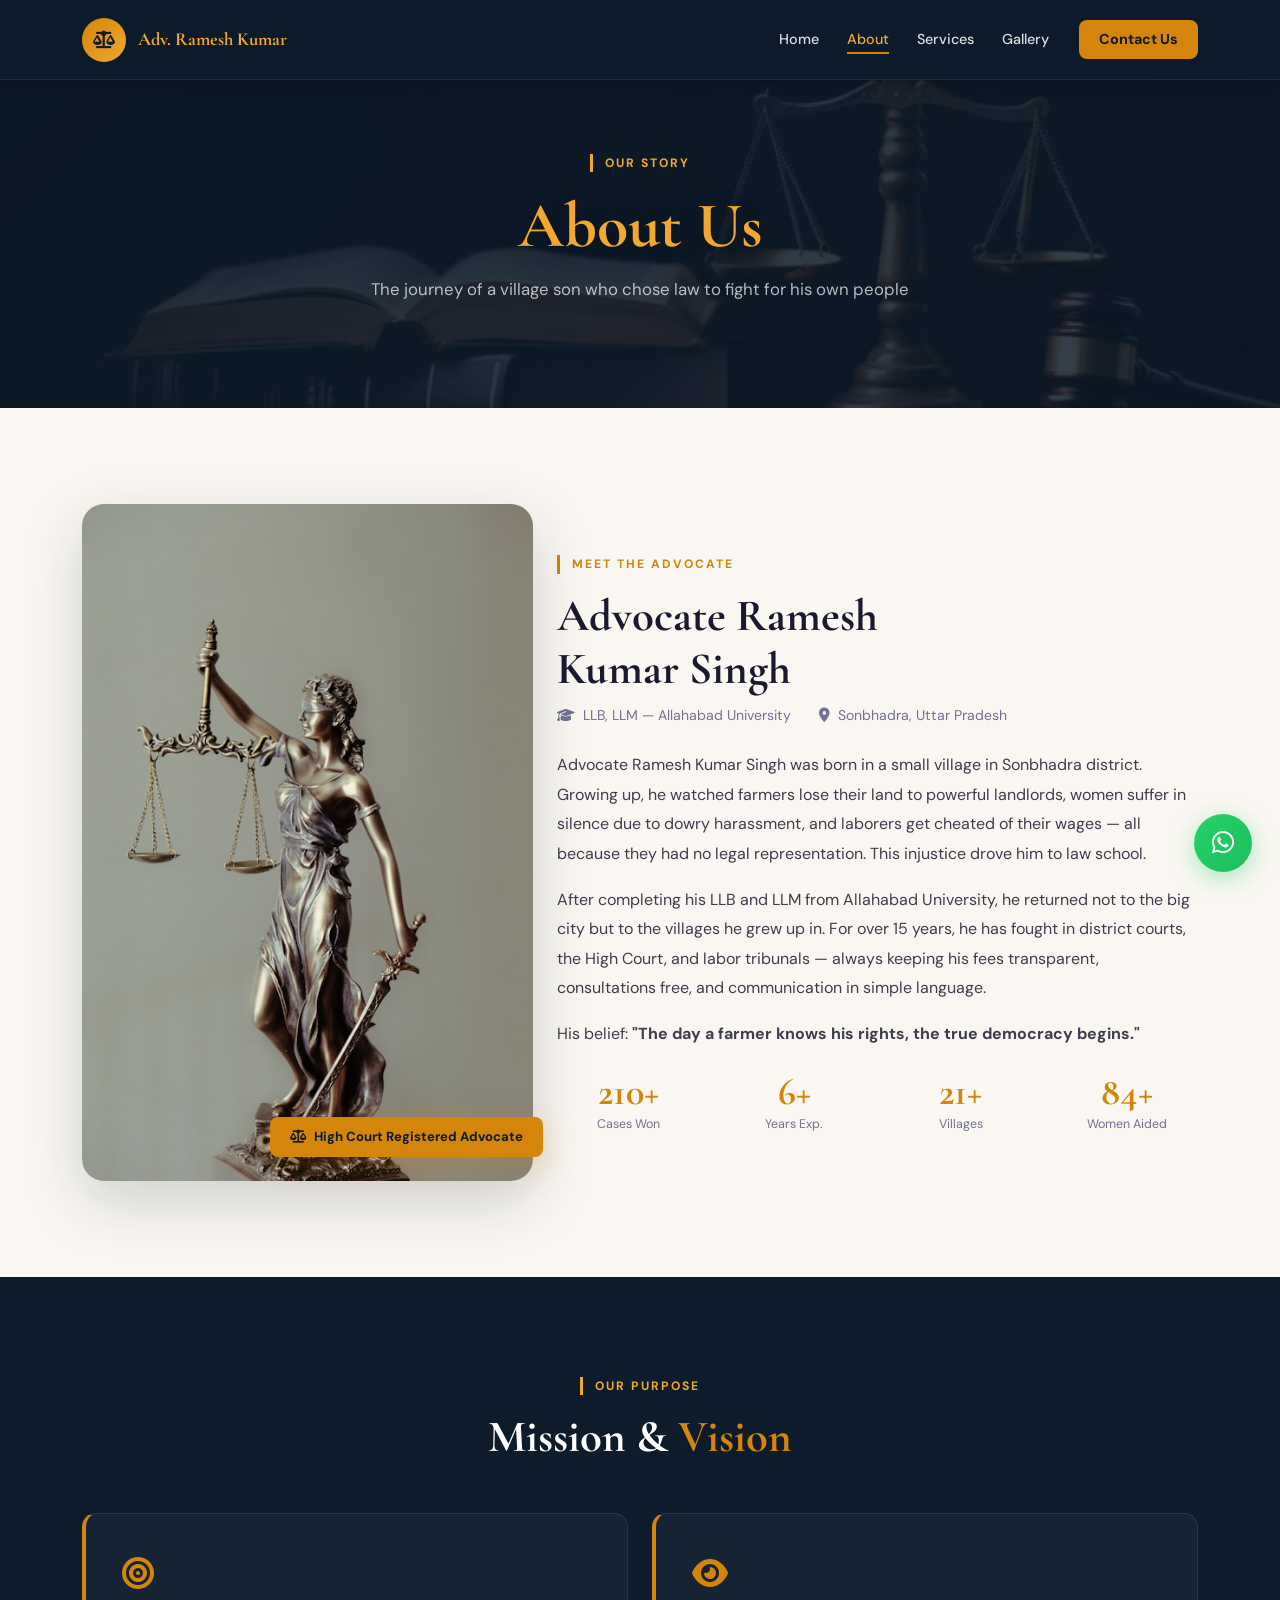
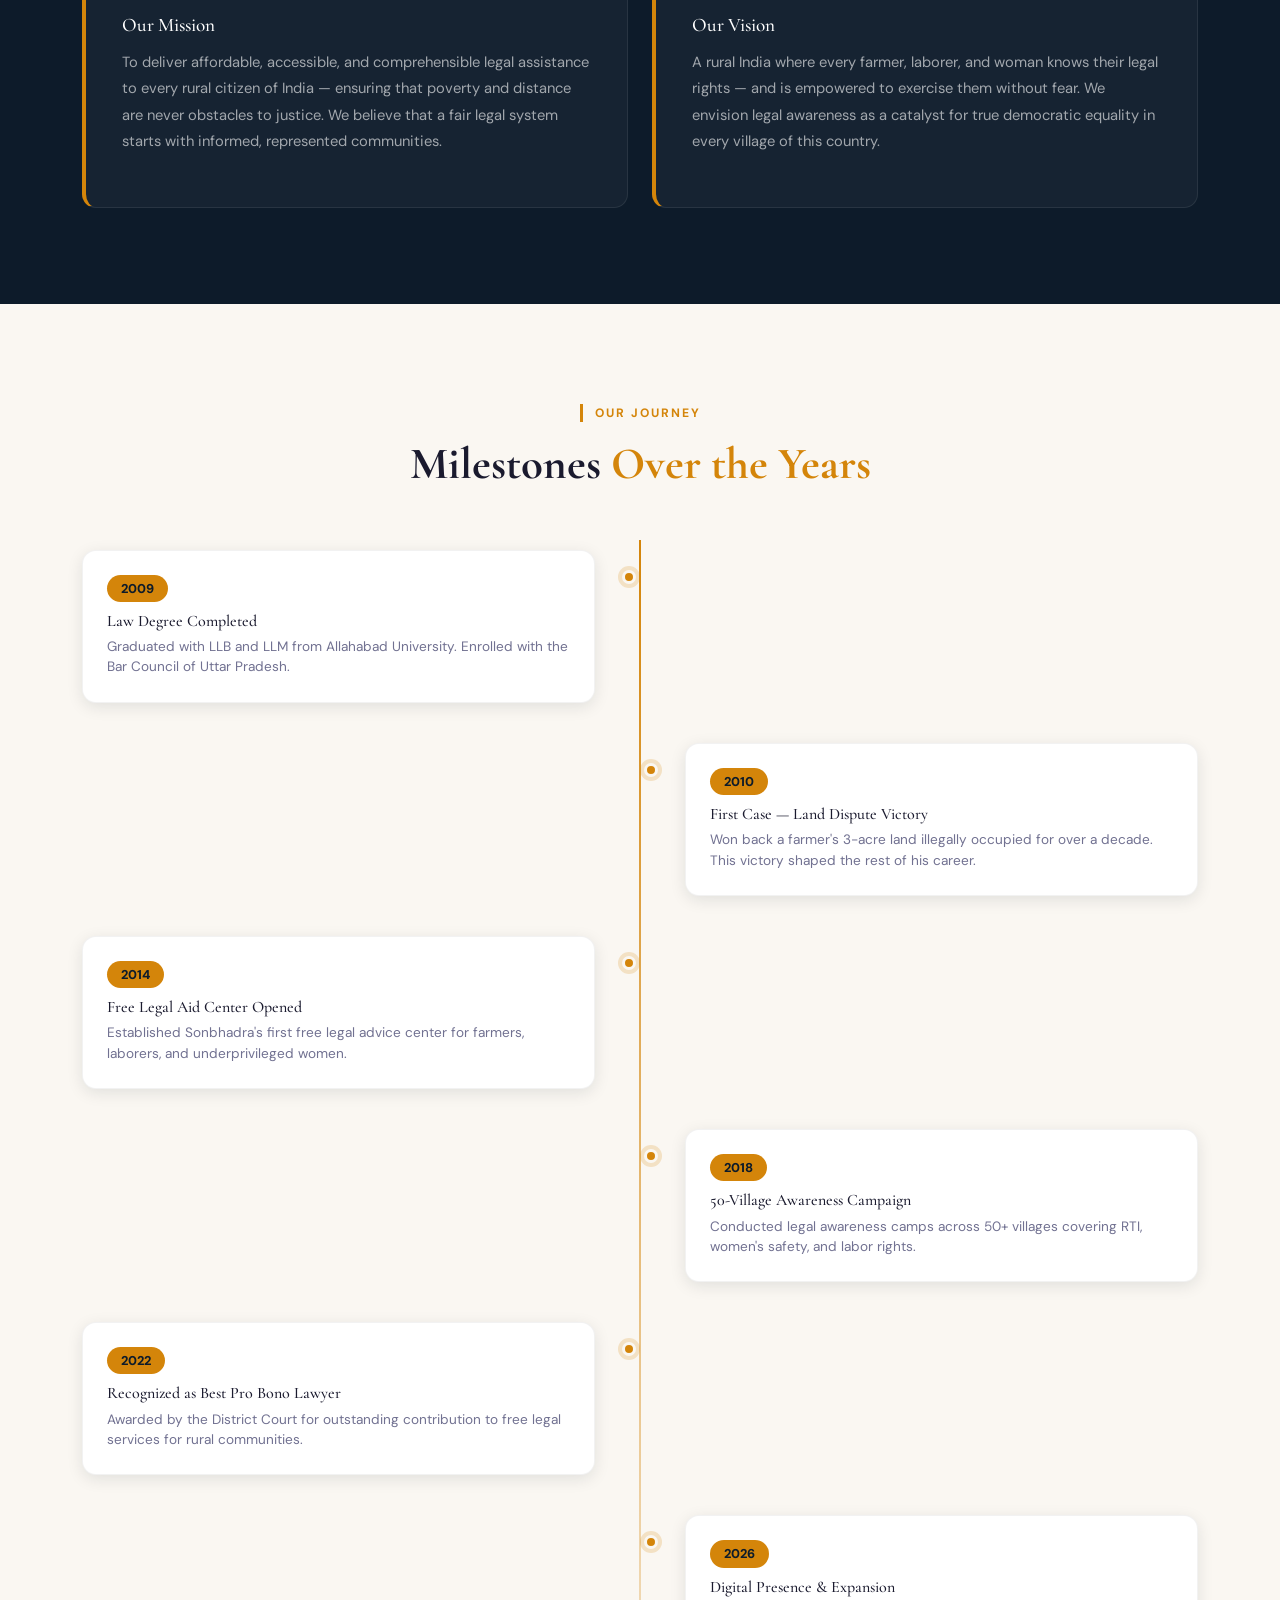
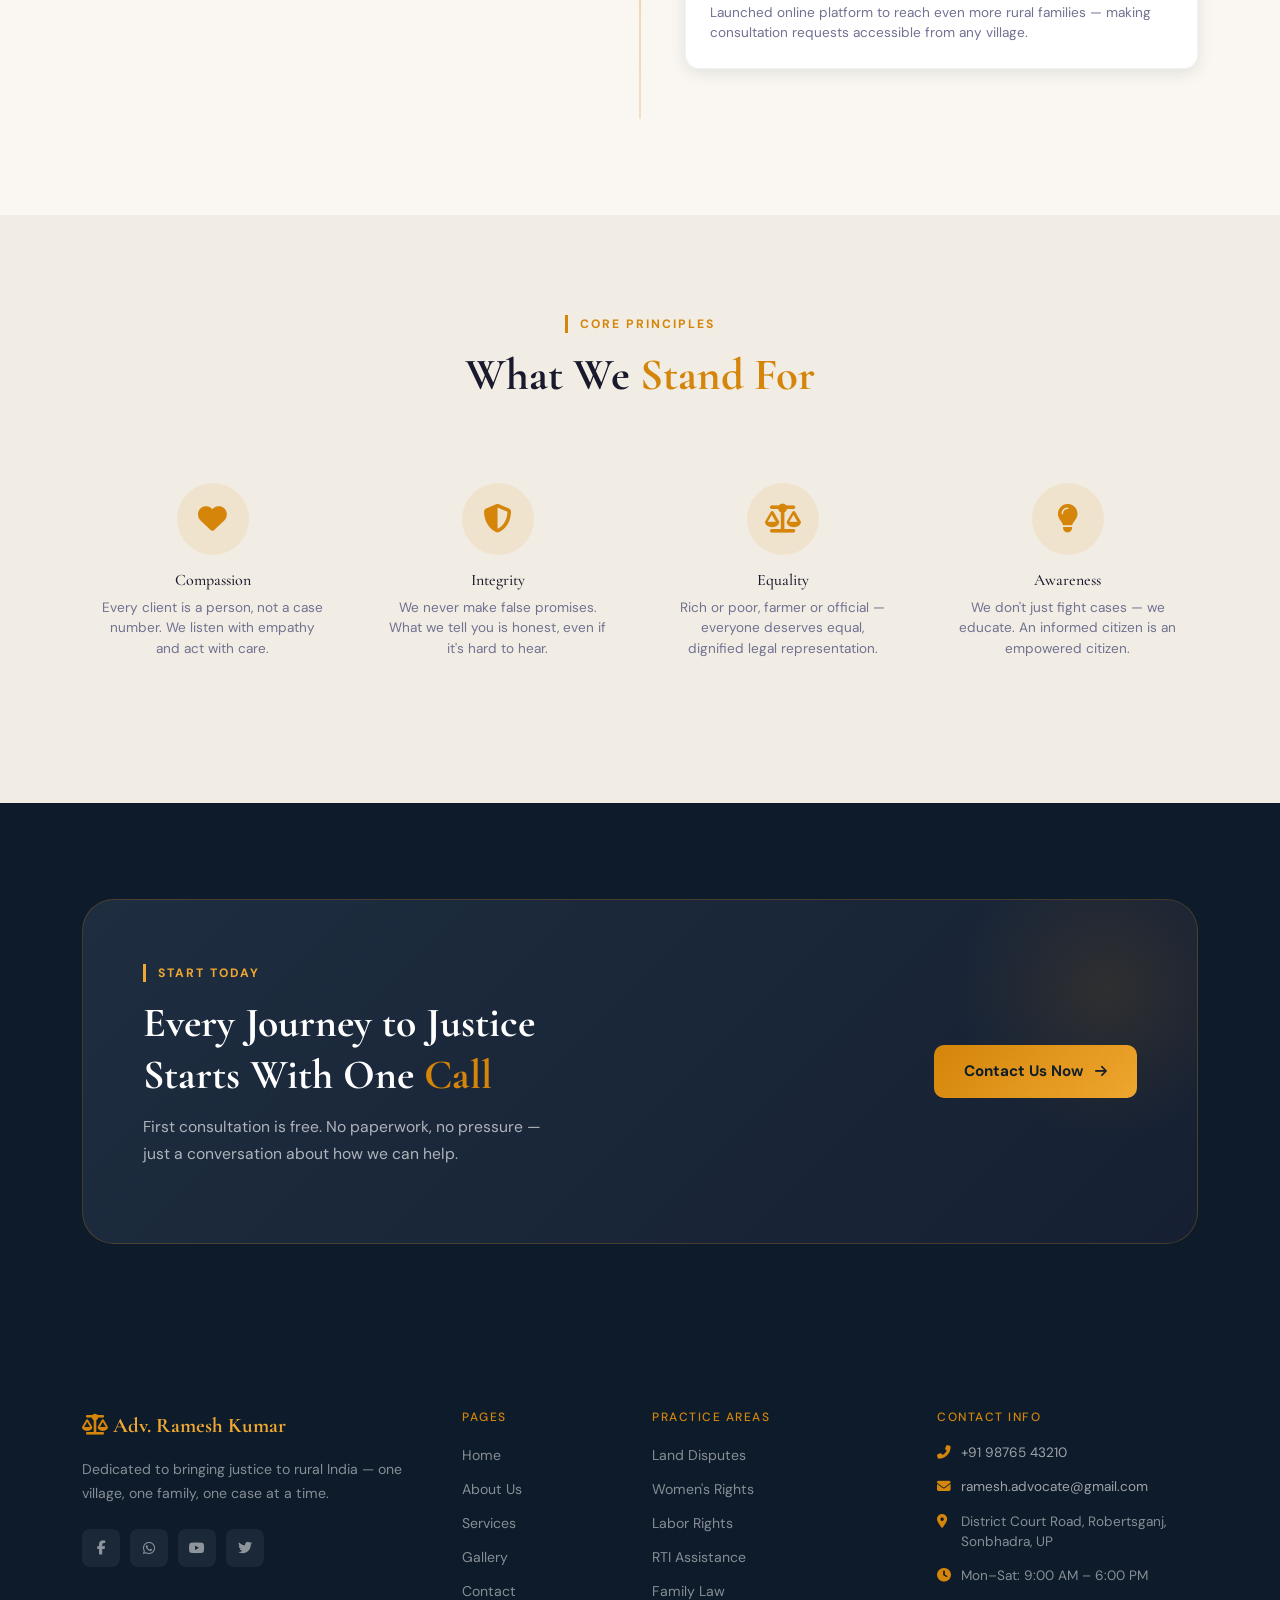
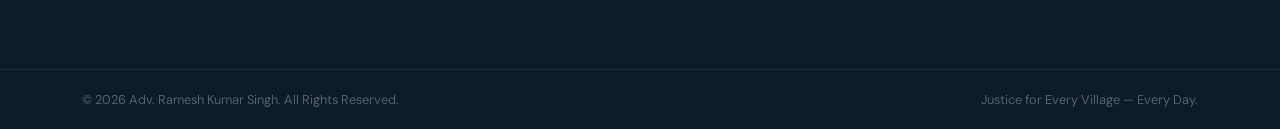
<file: about.html>
<!DOCTYPE html>
<html lang="en">
<head>
  <meta charset="UTF-8"/>
  <meta name="viewport" content="width=device-width, initial-scale=1.0"/>
  <title>About Us | Adv. Ramesh Kumar Singh</title>
  <link rel="stylesheet" href="https://cdnjs.cloudflare.com/ajax/libs/bootstrap/5.3.2/css/bootstrap.min.css"/>
  <link rel="stylesheet" href="https://cdnjs.cloudflare.com/ajax/libs/font-awesome/6.5.0/css/all.min.css"/>
  <link href="https://fonts.googleapis.com/css2?family=Cormorant+Garamond:wght@400;600;700;800&family=DM+Sans:wght@300;400;500;600&display=swap" rel="stylesheet"/>
  <link rel="stylesheet" href="style.css"/>
</head>
<body>

<nav class="navbar navbar-expand-lg fixed-top" id="mainNav">
  <div class="container">
    <a class="navbar-brand" href="index.html">
      <span class="brand-icon"><i class="fas fa-balance-scale"></i></span>
      <span class="brand-text">Adv. Ramesh Kumar</span>
    </a>
    <button class="navbar-toggler" type="button" data-bs-toggle="collapse" data-bs-target="#navMenu">
      <span class="toggler-icon"></span><span class="toggler-icon"></span><span class="toggler-icon"></span>
    </button>
    <div class="collapse navbar-collapse" id="navMenu">
      <ul class="navbar-nav ms-auto align-items-lg-center">
        <li class="nav-item"><a class="nav-link" href="index.html">Home</a></li>
        <li class="nav-item"><a class="nav-link active" href="about.html">About</a></li>
        <li class="nav-item"><a class="nav-link" href="services.html">Services</a></li>
        <li class="nav-item"><a class="nav-link" href="gallery.html">Gallery</a></li>
        <li class="nav-item ms-lg-3"><a class="nav-link nav-cta" href="contact.html">Contact Us</a></li>
      </ul>
    </div>
  </div>
</nav>

<!-- PAGE HERO -->
<section class="page-hero">
  <div class="page-hero-bg" style="background-image:url('images/about1.jpeg')"></div>
  <div class="page-hero-overlay"></div>
  <div class="container page-hero-content text-center">
    <div data-anim="fade-up">
      <div class="section-label light mx-auto">Our Story</div>
      <h1 class="page-hero-title">About Us</h1>
      <p class="page-hero-sub">The journey of a village son who chose law to fight for his own people</p>
    </div>
  </div>
</section>

<!-- PROFILE -->
<section class="section-pad">
  <div class="container">
    <div class="row align-items-center gy-5">
      <div class="col-lg-5" data-anim="fade-right">
        <div class="profile-block">
          <img src="images/index1.jpeg" alt="Adv. Ramesh Kumar Singh" class="img-fluid rounded-xl shadow-deep"/>
          <div class="profile-tag-badge">
            <i class="fas fa-balance-scale me-2"></i>High Court Registered Advocate
          </div>
        </div>
      </div>
      <div class="col-lg-7" data-anim="fade-left">
        <div class="section-label">Meet the Advocate</div>
        <h2 class="section-heading">Advocate Ramesh<br/>Kumar Singh</h2>
        <div class="profile-meta mt-2 mb-4">
          <span><i class="fas fa-graduation-cap me-1"></i> LLB, LLM — Allahabad University</span>
          <span class="ms-4"><i class="fas fa-map-marker-alt me-1"></i> Sonbhadra, Uttar Pradesh</span>
        </div>
        <p class="section-para">
          Advocate Ramesh Kumar Singh was born in a small village in Sonbhadra district. Growing up, he watched farmers 
          lose their land to powerful landlords, women suffer in silence due to dowry harassment, and laborers get 
          cheated of their wages — all because they had no legal representation. This injustice drove him to law school.
        </p>
        <p class="section-para mt-3">
          After completing his LLB and LLM from Allahabad University, he returned not to the big city but to the 
          villages he grew up in. For over 15 years, he has fought in district courts, the High Court, and labor 
          tribunals — always keeping his fees transparent, consultations free, and communication in simple language.
        </p>
        <p class="section-para mt-3">
          His belief: <strong>"The day a farmer knows his rights, the true democracy begins."</strong>
        </p>
        <div class="profile-stats row mt-4">
          <div class="col-3 text-center">
            <div class="ps-num" data-count="500">0</div><div class="ps-lbl">Cases Won</div>
          </div>
          <div class="col-3 text-center">
            <div class="ps-num" data-count="15">0</div><div class="ps-lbl">Years Exp.</div>
          </div>
          <div class="col-3 text-center">
            <div class="ps-num" data-count="50">0</div><div class="ps-lbl">Villages</div>
          </div>
          <div class="col-3 text-center">
            <div class="ps-num" data-count="200">0</div><div class="ps-lbl">Women Aided</div>
          </div>
        </div>
      </div>
    </div>
  </div>
</section>

<!-- MISSION VISION -->
<section class="section-pad bg-dark-section">
  <div class="container">
    <div class="text-center mb-5" data-anim="fade-up">
      <div class="section-label light mx-auto">Our Purpose</div>
      <h2 class="section-heading light">Mission & <span>Vision</span></h2>
    </div>
    <div class="row g-4">
      <div class="col-md-6" data-anim="fade-right">
        <div class="mv-card">
          <div class="mv-icon"><i class="fas fa-bullseye"></i></div>
          <h4>Our Mission</h4>
          <p>To deliver affordable, accessible, and comprehensible legal assistance to every rural citizen of India — 
          ensuring that poverty and distance are never obstacles to justice. We believe that a fair legal system 
          starts with informed, represented communities.</p>
        </div>
      </div>
      <div class="col-md-6" data-anim="fade-left">
        <div class="mv-card">
          <div class="mv-icon"><i class="fas fa-eye"></i></div>
          <h4>Our Vision</h4>
          <p>A rural India where every farmer, laborer, and woman knows their legal rights — and is empowered to 
          exercise them without fear. We envision legal awareness as a catalyst for true democratic equality 
          in every village of this country.</p>
        </div>
      </div>
    </div>
  </div>
</section>

<!-- TIMELINE -->
<section class="section-pad">
  <div class="container">
    <div class="text-center mb-5" data-anim="fade-up">
      <div class="section-label mx-auto">Our Journey</div>
      <h2 class="section-heading">Milestones <span>Over the Years</span></h2>
    </div>
    <div class="timeline">
      <div class="tl-item left" data-anim="fade-right">
        <div class="tl-dot"></div>
        <div class="tl-card">
          <div class="tl-year">2009</div>
          <h5>Law Degree Completed</h5>
          <p>Graduated with LLB and LLM from Allahabad University. Enrolled with the Bar Council of Uttar Pradesh.</p>
        </div>
      </div>
      <div class="tl-item right" data-anim="fade-left">
        <div class="tl-dot"></div>
        <div class="tl-card">
          <div class="tl-year">2010</div>
          <h5>First Case — Land Dispute Victory</h5>
          <p>Won back a farmer's 3-acre land illegally occupied for over a decade. This victory shaped the rest of his career.</p>
        </div>
      </div>
      <div class="tl-item left" data-anim="fade-right">
        <div class="tl-dot"></div>
        <div class="tl-card">
          <div class="tl-year">2014</div>
          <h5>Free Legal Aid Center Opened</h5>
          <p>Established Sonbhadra's first free legal advice center for farmers, laborers, and underprivileged women.</p>
        </div>
      </div>
      <div class="tl-item right" data-anim="fade-left">
        <div class="tl-dot"></div>
        <div class="tl-card">
          <div class="tl-year">2018</div>
          <h5>50-Village Awareness Campaign</h5>
          <p>Conducted legal awareness camps across 50+ villages covering RTI, women's safety, and labor rights.</p>
        </div>
      </div>
      <div class="tl-item left" data-anim="fade-right">
        <div class="tl-dot"></div>
        <div class="tl-card">
          <div class="tl-year">2022</div>
          <h5>Recognized as Best Pro Bono Lawyer</h5>
          <p>Awarded by the District Court for outstanding contribution to free legal services for rural communities.</p>
        </div>
      </div>
      <div class="tl-item right" data-anim="fade-left">
        <div class="tl-dot"></div>
        <div class="tl-card">
          <div class="tl-year">2026</div>
          <h5>Digital Presence & Expansion</h5>
          <p>Launched online platform to reach even more rural families — making consultation requests accessible from any village.</p>
        </div>
      </div>
    </div>
  </div>
</section>

<!-- VALUES -->
<section class="section-pad bg-cream">
  <div class="container">
    <div class="text-center mb-5" data-anim="fade-up">
      <div class="section-label mx-auto">Core Principles</div>
      <h2 class="section-heading">What We <span>Stand For</span></h2>
    </div>
    <div class="row g-4 text-center">
      <div class="col-lg-3 col-md-6" data-anim="fade-up" data-delay="0">
        <div class="value-tile">
          <div class="vt-icon"><i class="fas fa-heart"></i></div>
          <h5>Compassion</h5>
          <p>Every client is a person, not a case number. We listen with empathy and act with care.</p>
        </div>
      </div>
      <div class="col-lg-3 col-md-6" data-anim="fade-up" data-delay="100">
        <div class="value-tile">
          <div class="vt-icon"><i class="fas fa-shield-alt"></i></div>
          <h5>Integrity</h5>
          <p>We never make false promises. What we tell you is honest, even if it's hard to hear.</p>
        </div>
      </div>
      <div class="col-lg-3 col-md-6" data-anim="fade-up" data-delay="200">
        <div class="value-tile">
          <div class="vt-icon"><i class="fas fa-balance-scale"></i></div>
          <h5>Equality</h5>
          <p>Rich or poor, farmer or official — everyone deserves equal, dignified legal representation.</p>
        </div>
      </div>
      <div class="col-lg-3 col-md-6" data-anim="fade-up" data-delay="300">
        <div class="value-tile">
          <div class="vt-icon"><i class="fas fa-lightbulb"></i></div>
          <h5>Awareness</h5>
          <p>We don't just fight cases — we educate. An informed citizen is an empowered citizen.</p>
        </div>
      </div>
    </div>
  </div>
</section>

<!-- CTA -->
<section class="cta-section section-pad">
  <div class="container">
    <div class="cta-block" data-anim="zoom-in">
      <div class="cta-glow"></div>
      <div class="row align-items-center">
        <div class="col-lg-7">
          <div class="section-label light">Start Today</div>
          <h2 class="cta-title">Every Journey to Justice<br/>Starts With One <span>Call</span></h2>
          <p class="cta-desc">First consultation is free. No paperwork, no pressure — just a conversation about how we can help.</p>
        </div>
        <div class="col-lg-5 text-lg-end mt-4 mt-lg-0">
          <a href="contact.html" class="btn-hero-primary d-inline-flex">
            <span>Contact Us Now</span>
            <i class="fas fa-arrow-right"></i>
          </a>
        </div>
      </div>
    </div>
  </div>
</section>

<footer class="main-footer">
  <div class="footer-top">
    <div class="container">
      <div class="row gy-5">
        <div class="col-lg-4">
          <div class="footer-brand"><i class="fas fa-balance-scale"></i> Adv. Ramesh Kumar</div>
          <p class="footer-about mt-3">Dedicated to bringing justice to rural India — one village, one family, one case at a time.</p>
          <div class="footer-socials mt-4">
            <a href="#"><i class="fab fa-facebook-f"></i></a>
            <a href="https://wa.me/919876543210"><i class="fab fa-whatsapp"></i></a>
            <a href="#"><i class="fab fa-youtube"></i></a>
            <a href="#"><i class="fab fa-twitter"></i></a>
          </div>
        </div>
        <div class="col-lg-2 col-md-3 col-6">
          <h6 class="footer-heading">Pages</h6>
          <ul class="footer-nav">
            <li><a href="index.html">Home</a></li>
            <li><a href="about.html">About Us</a></li>
            <li><a href="services.html">Services</a></li>
            <li><a href="gallery.html">Gallery</a></li>
            <li><a href="contact.html">Contact</a></li>
          </ul>
        </div>
        <div class="col-lg-3 col-md-3 col-6">
          <h6 class="footer-heading">Practice Areas</h6>
          <ul class="footer-nav">
            <li><a href="services.html">Land Disputes</a></li>
            <li><a href="services.html">Women's Rights</a></li>
            <li><a href="services.html">Labor Rights</a></li>
            <li><a href="services.html">RTI Assistance</a></li>
            <li><a href="services.html">Family Law</a></li>
          </ul>
        </div>
        <div class="col-lg-3 col-md-6">
          <h6 class="footer-heading">Contact Info</h6>
          <ul class="footer-contact-list">
            <li><i class="fas fa-phone-alt"></i><a href="tel:+919876543210">+91 98765 43210</a></li>
            <li><i class="fas fa-envelope"></i><a href="mailto:ramesh.advocate@gmail.com">ramesh.advocate@gmail.com</a></li>
            <li><i class="fas fa-map-marker-alt"></i>District Court Road, Robertsganj, Sonbhadra, UP</li>
            <li><i class="fas fa-clock"></i>Mon–Sat: 9:00 AM – 6:00 PM</li>
          </ul>
        </div>
      </div>
    </div>
  </div>
  <div class="footer-bottom">
    <div class="container">
      <div class="row align-items-center">
        <div class="col-md-6"><p>© 2026 Adv. Ramesh Kumar Singh. All Rights Reserved.</p></div>
        <div class="col-md-6 text-md-end"><p>Justice for Every Village — Every Day.</p></div>
      </div>
    </div>
  </div>
</footer>

<script src="https://cdnjs.cloudflare.com/ajax/libs/bootstrap/5.3.2/js/bootstrap.bundle.min.js"></script>
<script src="script.js"></script>
</body>
</html>
</file>
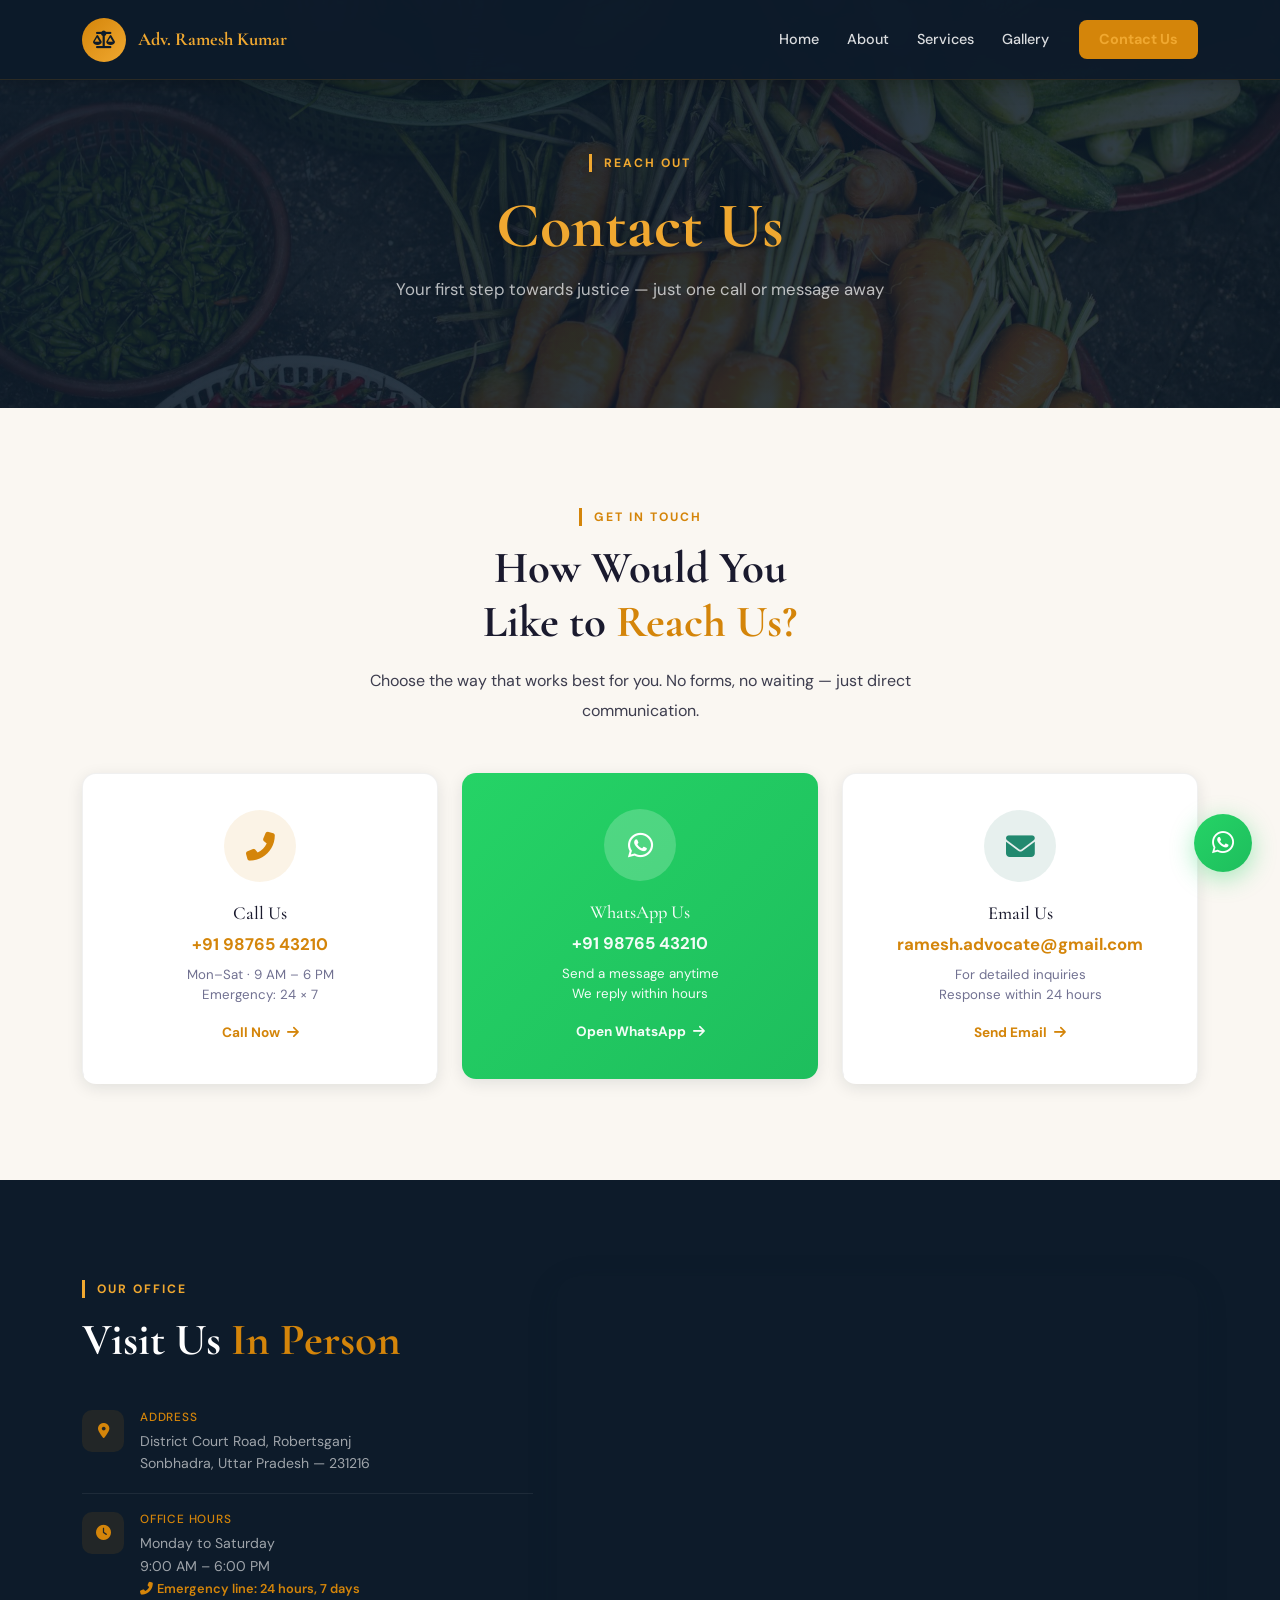
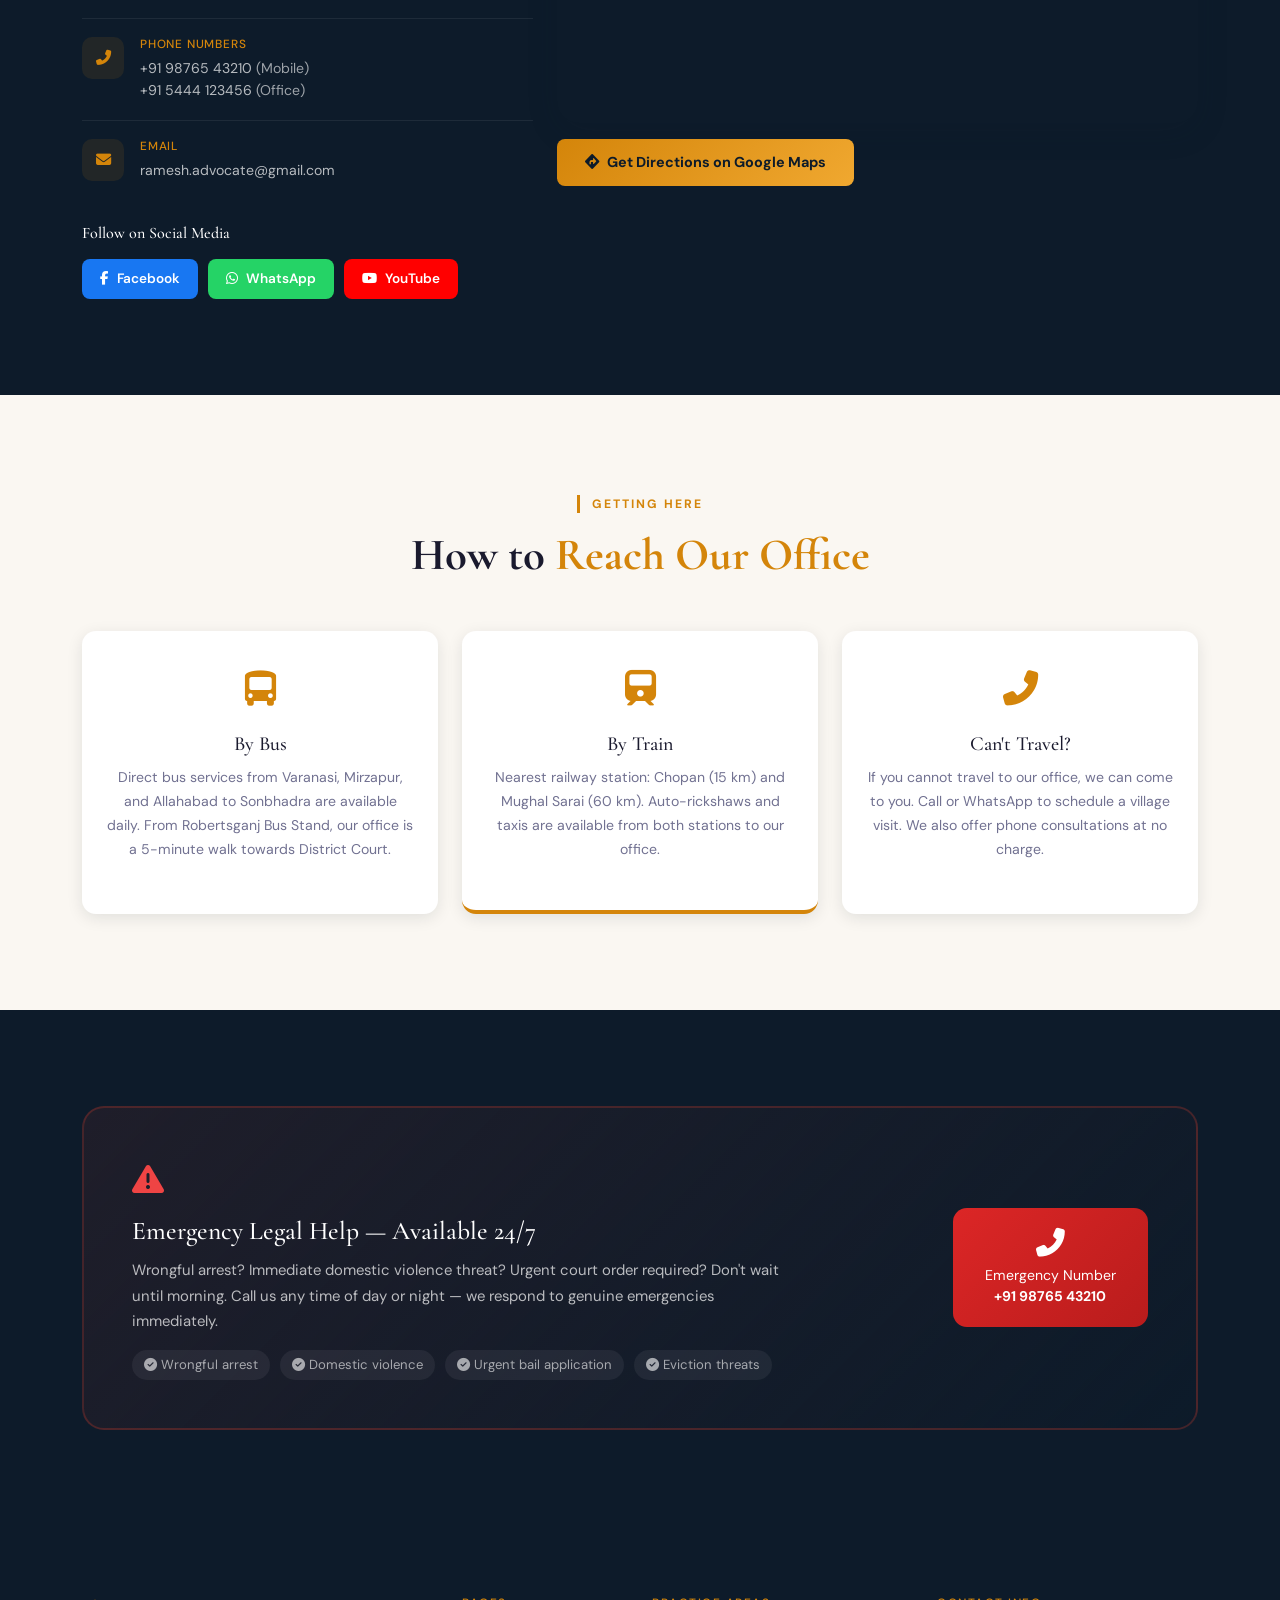
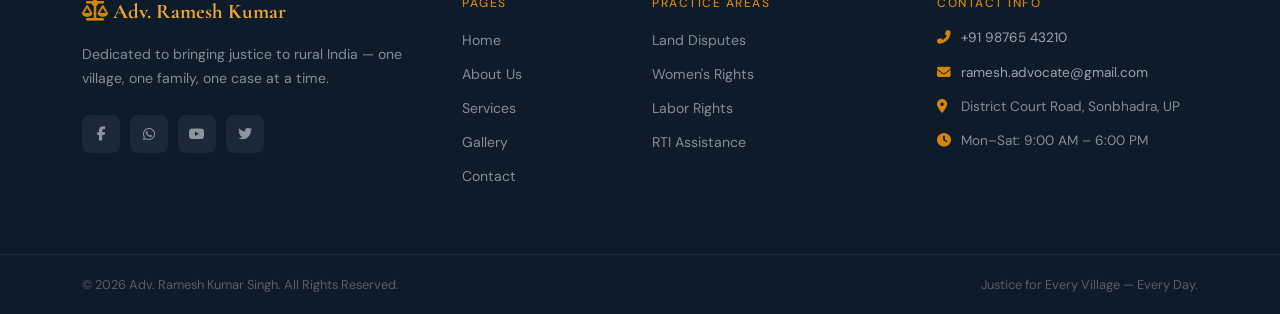
<file: contact.html>
<!DOCTYPE html>
<html lang="en">
<head>
  <meta charset="UTF-8"/>
  <meta name="viewport" content="width=device-width, initial-scale=1.0"/>
  <title>Contact Us | Adv. Ramesh Kumar Singh</title>
  <link rel="stylesheet" href="https://cdnjs.cloudflare.com/ajax/libs/bootstrap/5.3.2/css/bootstrap.min.css"/>
  <link rel="stylesheet" href="https://cdnjs.cloudflare.com/ajax/libs/font-awesome/6.5.0/css/all.min.css"/>
  <link href="https://fonts.googleapis.com/css2?family=Cormorant+Garamond:wght@400;600;700;800&family=DM+Sans:wght@300;400;500;600&display=swap" rel="stylesheet"/>
  <link rel="stylesheet" href="style.css"/>
</head>
<body>

<nav class="navbar navbar-expand-lg fixed-top" id="mainNav">
  <div class="container">
    <a class="navbar-brand" href="index.html">
      <span class="brand-icon"><i class="fas fa-balance-scale"></i></span>
      <span class="brand-text">Adv. Ramesh Kumar</span>
    </a>
    <button class="navbar-toggler" type="button" data-bs-toggle="collapse" data-bs-target="#navMenu">
      <span class="toggler-icon"></span><span class="toggler-icon"></span><span class="toggler-icon"></span>
    </button>
    <div class="collapse navbar-collapse" id="navMenu">
      <ul class="navbar-nav ms-auto align-items-lg-center">
        <li class="nav-item"><a class="nav-link" href="index.html">Home</a></li>
        <li class="nav-item"><a class="nav-link" href="about.html">About</a></li>
        <li class="nav-item"><a class="nav-link" href="services.html">Services</a></li>
        <li class="nav-item"><a class="nav-link" href="gallery.html">Gallery</a></li>
        <li class="nav-item ms-lg-3"><a class="nav-link nav-cta active" href="contact.html">Contact Us</a></li>
      </ul>
    </div>
  </div>
</nav>

<section class="page-hero">
  <div class="page-hero-bg" style="background-image:url('images/veg3.jpeg')"></div>
  <div class="page-hero-overlay"></div>
  <div class="container page-hero-content text-center">
    <div data-anim="fade-up">
      <div class="section-label light mx-auto">Reach Out</div>
      <h1 class="page-hero-title">Contact Us</h1>
      <p class="page-hero-sub">Your first step towards justice — just one call or message away</p>
    </div>
  </div>
</section>

<!-- CONTACT CHANNELS -->
<section class="section-pad">
  <div class="container">
    <div class="text-center mb-5" data-anim="fade-up">
      <div class="section-label mx-auto">Get In Touch</div>
      <h2 class="section-heading">How Would You<br/>Like to <span>Reach Us?</span></h2>
      <p class="section-para mt-3" style="max-width:560px;margin:auto">Choose the way that works best for you. No forms, no waiting — just direct communication.</p>
    </div>
    <div class="row g-4 justify-content-center">
      <div class="col-lg-4 col-md-6" data-anim="fade-up" data-delay="0">
        <a href="tel:+919876543210" class="contact-ch-link">
          <div class="contact-ch phone">
            <div class="ch-icon"><i class="fas fa-phone-alt"></i></div>
            <h5>Call Us</h5>
            <div class="ch-detail">+91 98765 43210</div>
            <p>Mon–Sat · 9 AM – 6 PM<br/>Emergency: 24 × 7</p>
            <div class="ch-action">Call Now <i class="fas fa-arrow-right ms-1"></i></div>
          </div>
        </a>
      </div>
      <div class="col-lg-4 col-md-6" data-anim="fade-up" data-delay="100">
        <a href="https://wa.me/919876543210" target="_blank" class="contact-ch-link">
          <div class="contact-ch whatsapp">
            <div class="ch-icon"><i class="fab fa-whatsapp"></i></div>
            <h5>WhatsApp Us</h5>
            <div class="ch-detail">+91 98765 43210</div>
            <p>Send a message anytime<br/>We reply within hours</p>
            <div class="ch-action">Open WhatsApp <i class="fas fa-arrow-right ms-1"></i></div>
          </div>
        </a>
      </div>
      <div class="col-lg-4 col-md-6" data-anim="fade-up" data-delay="200">
        <a href="mailto:ramesh.advocate@gmail.com" class="contact-ch-link">
          <div class="contact-ch email">
            <div class="ch-icon"><i class="fas fa-envelope"></i></div>
            <h5>Email Us</h5>
            <div class="ch-detail">ramesh.advocate@gmail.com</div>
            <p>For detailed inquiries<br/>Response within 24 hours</p>
            <div class="ch-action">Send Email <i class="fas fa-arrow-right ms-1"></i></div>
          </div>
        </a>
      </div>
    </div>
  </div>
</section>

<!-- OFFICE + MAP -->
<section class="section-pad bg-dark-section">
  <div class="container">
    <div class="row align-items-start gy-5">
      <div class="col-lg-5" data-anim="fade-right">
        <div class="section-label light">Our Office</div>
        <h2 class="section-heading light">Visit Us <span>In Person</span></h2>

        <div class="office-details mt-4">
          <div class="od-item">
            <div class="od-icon"><i class="fas fa-map-marker-alt"></i></div>
            <div>
              <h6>Address</h6>
              <p>District Court Road, Robertsganj<br/>Sonbhadra, Uttar Pradesh — 231216</p>
            </div>
          </div>
          <div class="od-item">
            <div class="od-icon"><i class="fas fa-clock"></i></div>
            <div>
              <h6>Office Hours</h6>
              <p>Monday to Saturday<br/>9:00 AM – 6:00 PM<br/><span class="emerg-note"><i class="fas fa-phone-alt me-1"></i>Emergency line: 24 hours, 7 days</span></p>
            </div>
          </div>
          <div class="od-item">
            <div class="od-icon"><i class="fas fa-phone-alt"></i></div>
            <div>
              <h6>Phone Numbers</h6>
              <p><a href="tel:+919876543210">+91 98765 43210</a> (Mobile)<br/><a href="tel:+915444123456">+91 5444 123456</a> (Office)</p>
            </div>
          </div>
          <div class="od-item">
            <div class="od-icon"><i class="fas fa-envelope"></i></div>
            <div>
              <h6>Email</h6>
              <p><a href="mailto:ramesh.advocate@gmail.com">ramesh.advocate@gmail.com</a></p>
            </div>
          </div>
        </div>

        <div class="social-connect mt-4">
          <h6 class="text-white mb-3">Follow on Social Media</h6>
          <div class="sc-btns">
            <a href="#" class="sc-btn fb"><i class="fab fa-facebook-f"></i> Facebook</a>
            <a href="https://wa.me/919876543210" class="sc-btn wa"><i class="fab fa-whatsapp"></i> WhatsApp</a>
            <a href="#" class="sc-btn yt"><i class="fab fa-youtube"></i> YouTube</a>
          </div>
        </div>
      </div>

      <div class="col-lg-7" data-anim="fade-left">
        <div class="map-frame">
          <iframe
            src="https://www.google.com/maps/embed?pb=!1m18!1m12!1m3!1d57781.39697308!2d83.0417!3d24.5868!2m3!1f0!2f0!3f0!3m2!1i1024!2i768!4f13.1!3m3!1m2!1s0x398f13d02b58c1b5%3A0x3cd2e0f75e8f6f9a!2sSonbhadra%2C%20Uttar%20Pradesh!5e0!3m2!1sen!2sin!4v1699000000000!5m2!1sen!2sin"
            width="100%" height="440" style="border:0;" allowfullscreen="" loading="lazy">
          </iframe>
        </div>
        <a href="https://maps.google.com/?q=Sonbhadra+District+Court+Uttar+Pradesh" target="_blank" class="btn-primary mt-3 d-inline-flex align-items-center gap-2">
          <i class="fas fa-directions"></i> Get Directions on Google Maps
        </a>
      </div>
    </div>
  </div>
</section>

<!-- HOW TO REACH -->
<section class="section-pad">
  <div class="container">
    <div class="text-center mb-5" data-anim="fade-up">
      <div class="section-label mx-auto">Getting Here</div>
      <h2 class="section-heading">How to <span>Reach Our Office</span></h2>
    </div>
    <div class="row g-4">
      <div class="col-md-4" data-anim="fade-up" data-delay="0">
        <div class="reach-tile">
          <div class="rt-icon"><i class="fas fa-bus-alt"></i></div>
          <h5>By Bus</h5>
          <p>Direct bus services from Varanasi, Mirzapur, and Allahabad to Sonbhadra are available daily. From Robertsganj Bus Stand, our office is a 5-minute walk towards District Court.</p>
        </div>
      </div>
      <div class="col-md-4" data-anim="fade-up" data-delay="100">
        <div class="reach-tile featured">
          <div class="rt-icon"><i class="fas fa-train"></i></div>
          <h5>By Train</h5>
          <p>Nearest railway station: Chopan (15 km) and Mughal Sarai (60 km). Auto-rickshaws and taxis are available from both stations to our office.</p>
        </div>
      </div>
      <div class="col-md-4" data-anim="fade-up" data-delay="200">
        <div class="reach-tile">
          <div class="rt-icon"><i class="fas fa-phone-alt"></i></div>
          <h5>Can't Travel?</h5>
          <p>If you cannot travel to our office, we can come to you. Call or WhatsApp to schedule a village visit. We also offer phone consultations at no charge.</p>
        </div>
      </div>
    </div>
  </div>
</section>

<!-- EMERGENCY -->
<section class="emergency-section section-pad bg-dark-section">
  <div class="container">
    <div class="emergency-block" data-anim="zoom-in">
      <div class="row align-items-center">
        <div class="col-lg-8">
          <div class="emerg-icon-pulse"><i class="fas fa-exclamation-triangle"></i></div>
          <h3>Emergency Legal Help — Available 24/7</h3>
          <p>Wrongful arrest? Immediate domestic violence threat? Urgent court order required? Don't wait until morning. Call us any time of day or night — we respond to genuine emergencies immediately.</p>
          <div class="emerg-scenarios mt-3">
            <span><i class="fas fa-check-circle me-1"></i>Wrongful arrest</span>
            <span><i class="fas fa-check-circle me-1"></i>Domestic violence</span>
            <span><i class="fas fa-check-circle me-1"></i>Urgent bail application</span>
            <span><i class="fas fa-check-circle me-1"></i>Eviction threats</span>
          </div>
        </div>
        <div class="col-lg-4 text-lg-end mt-4 mt-lg-0">
          <a href="tel:+919876543210" class="btn-emergency-big">
            <i class="fas fa-phone-alt mb-2 d-block" style="font-size:1.8rem"></i>
            Emergency Number<br/>
            <strong>+91 98765 43210</strong>
          </a>
        </div>
      </div>
    </div>
  </div>
</section>

<footer class="main-footer">
  <div class="footer-top">
    <div class="container">
      <div class="row gy-5">
        <div class="col-lg-4">
          <div class="footer-brand"><i class="fas fa-balance-scale"></i> Adv. Ramesh Kumar</div>
          <p class="footer-about mt-3">Dedicated to bringing justice to rural India — one village, one family, one case at a time.</p>
          <div class="footer-socials mt-4">
            <a href="#"><i class="fab fa-facebook-f"></i></a>
            <a href="https://wa.me/919876543210"><i class="fab fa-whatsapp"></i></a>
            <a href="#"><i class="fab fa-youtube"></i></a>
            <a href="#"><i class="fab fa-twitter"></i></a>
          </div>
        </div>
        <div class="col-lg-2 col-md-3 col-6">
          <h6 class="footer-heading">Pages</h6>
          <ul class="footer-nav">
            <li><a href="index.html">Home</a></li>
            <li><a href="about.html">About Us</a></li>
            <li><a href="services.html">Services</a></li>
            <li><a href="gallery.html">Gallery</a></li>
            <li><a href="contact.html">Contact</a></li>
          </ul>
        </div>
        <div class="col-lg-3 col-md-3 col-6">
          <h6 class="footer-heading">Practice Areas</h6>
          <ul class="footer-nav">
            <li><a href="services.html">Land Disputes</a></li>
            <li><a href="services.html">Women's Rights</a></li>
            <li><a href="services.html">Labor Rights</a></li>
            <li><a href="services.html">RTI Assistance</a></li>
          </ul>
        </div>
        <div class="col-lg-3 col-md-6">
          <h6 class="footer-heading">Contact Info</h6>
          <ul class="footer-contact-list">
            <li><i class="fas fa-phone-alt"></i><a href="tel:+919876543210">+91 98765 43210</a></li>
            <li><i class="fas fa-envelope"></i><a href="mailto:ramesh.advocate@gmail.com">ramesh.advocate@gmail.com</a></li>
            <li><i class="fas fa-map-marker-alt"></i>District Court Road, Sonbhadra, UP</li>
            <li><i class="fas fa-clock"></i>Mon–Sat: 9:00 AM – 6:00 PM</li>
          </ul>
        </div>
      </div>
    </div>
  </div>
  <div class="footer-bottom">
    <div class="container">
      <div class="row align-items-center">
        <div class="col-md-6"><p>© 2026 Adv. Ramesh Kumar Singh. All Rights Reserved.</p></div>
        <div class="col-md-6 text-md-end"><p>Justice for Every Village — Every Day.</p></div>
      </div>
    </div>
  </div>
</footer>

<script src="https://cdnjs.cloudflare.com/ajax/libs/bootstrap/5.3.2/js/bootstrap.bundle.min.js"></script>
<script src="script.js"></script>
</body>
</html>
</file>
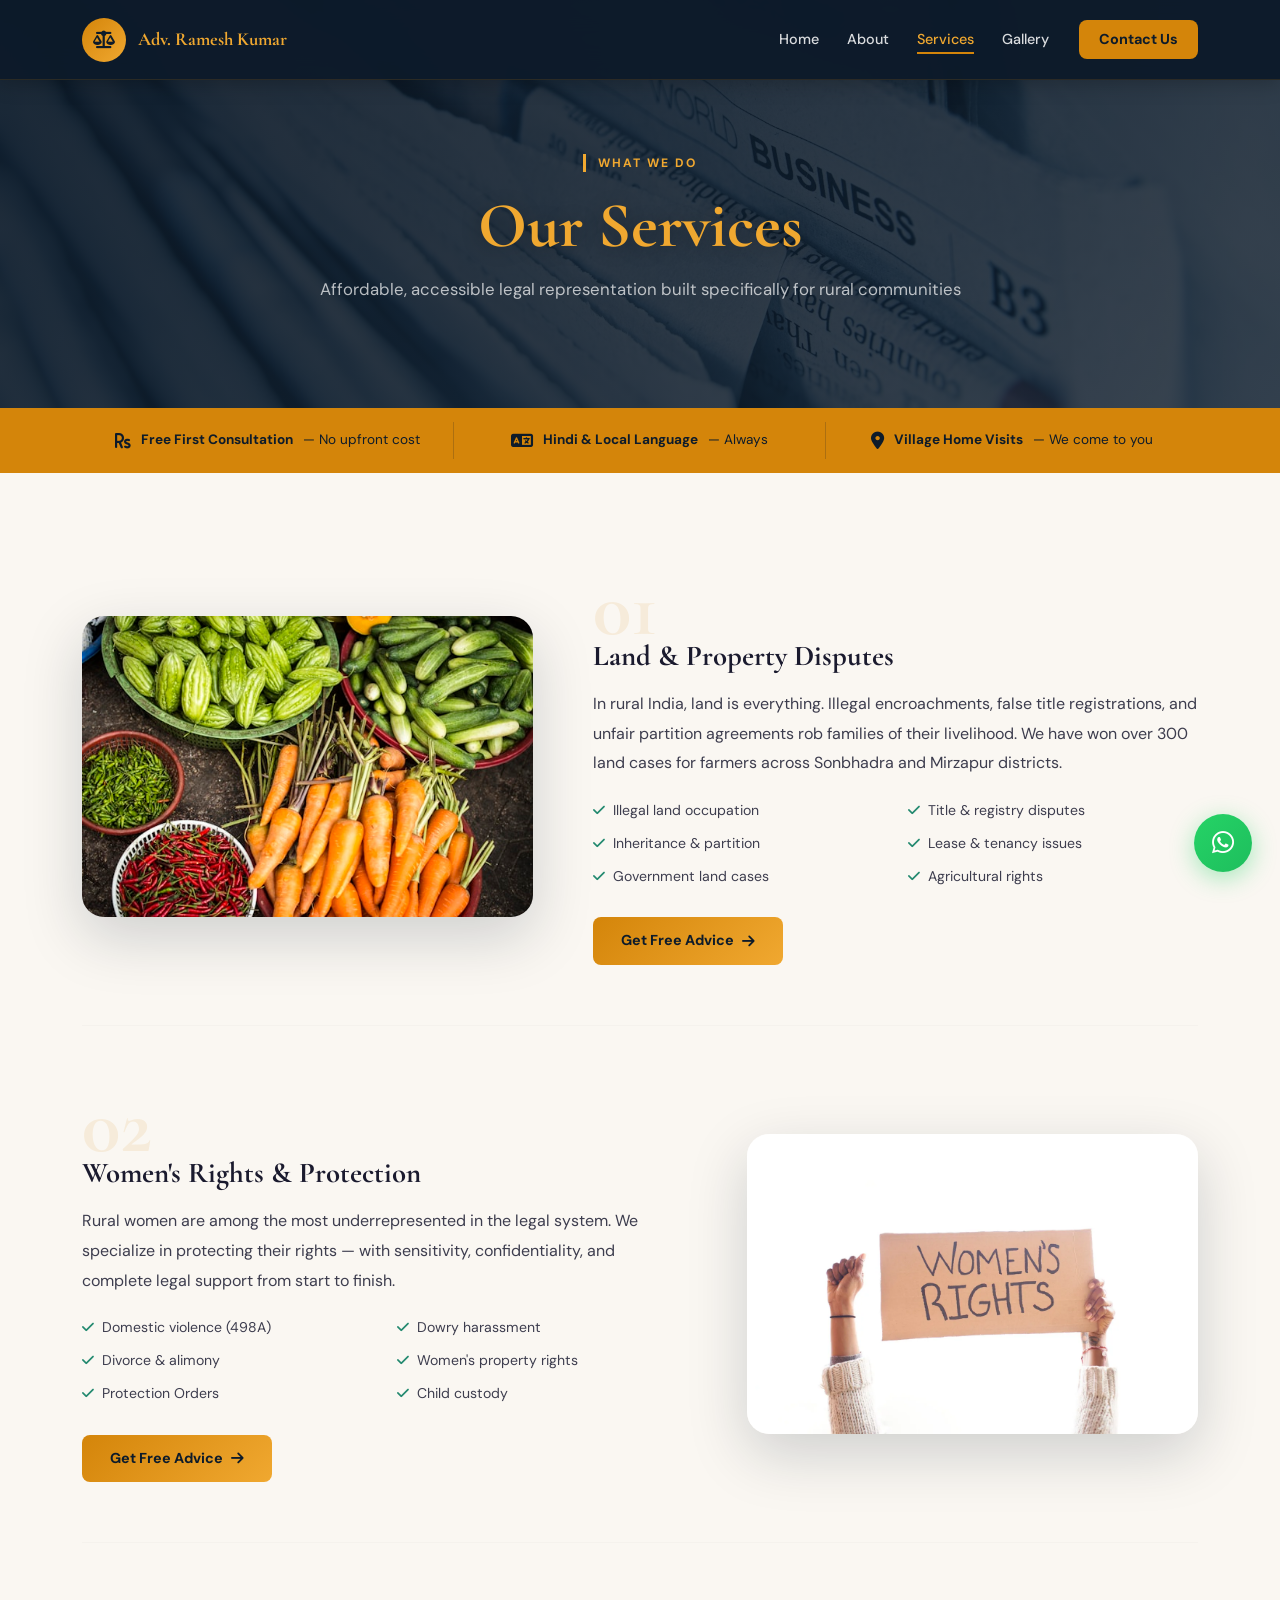
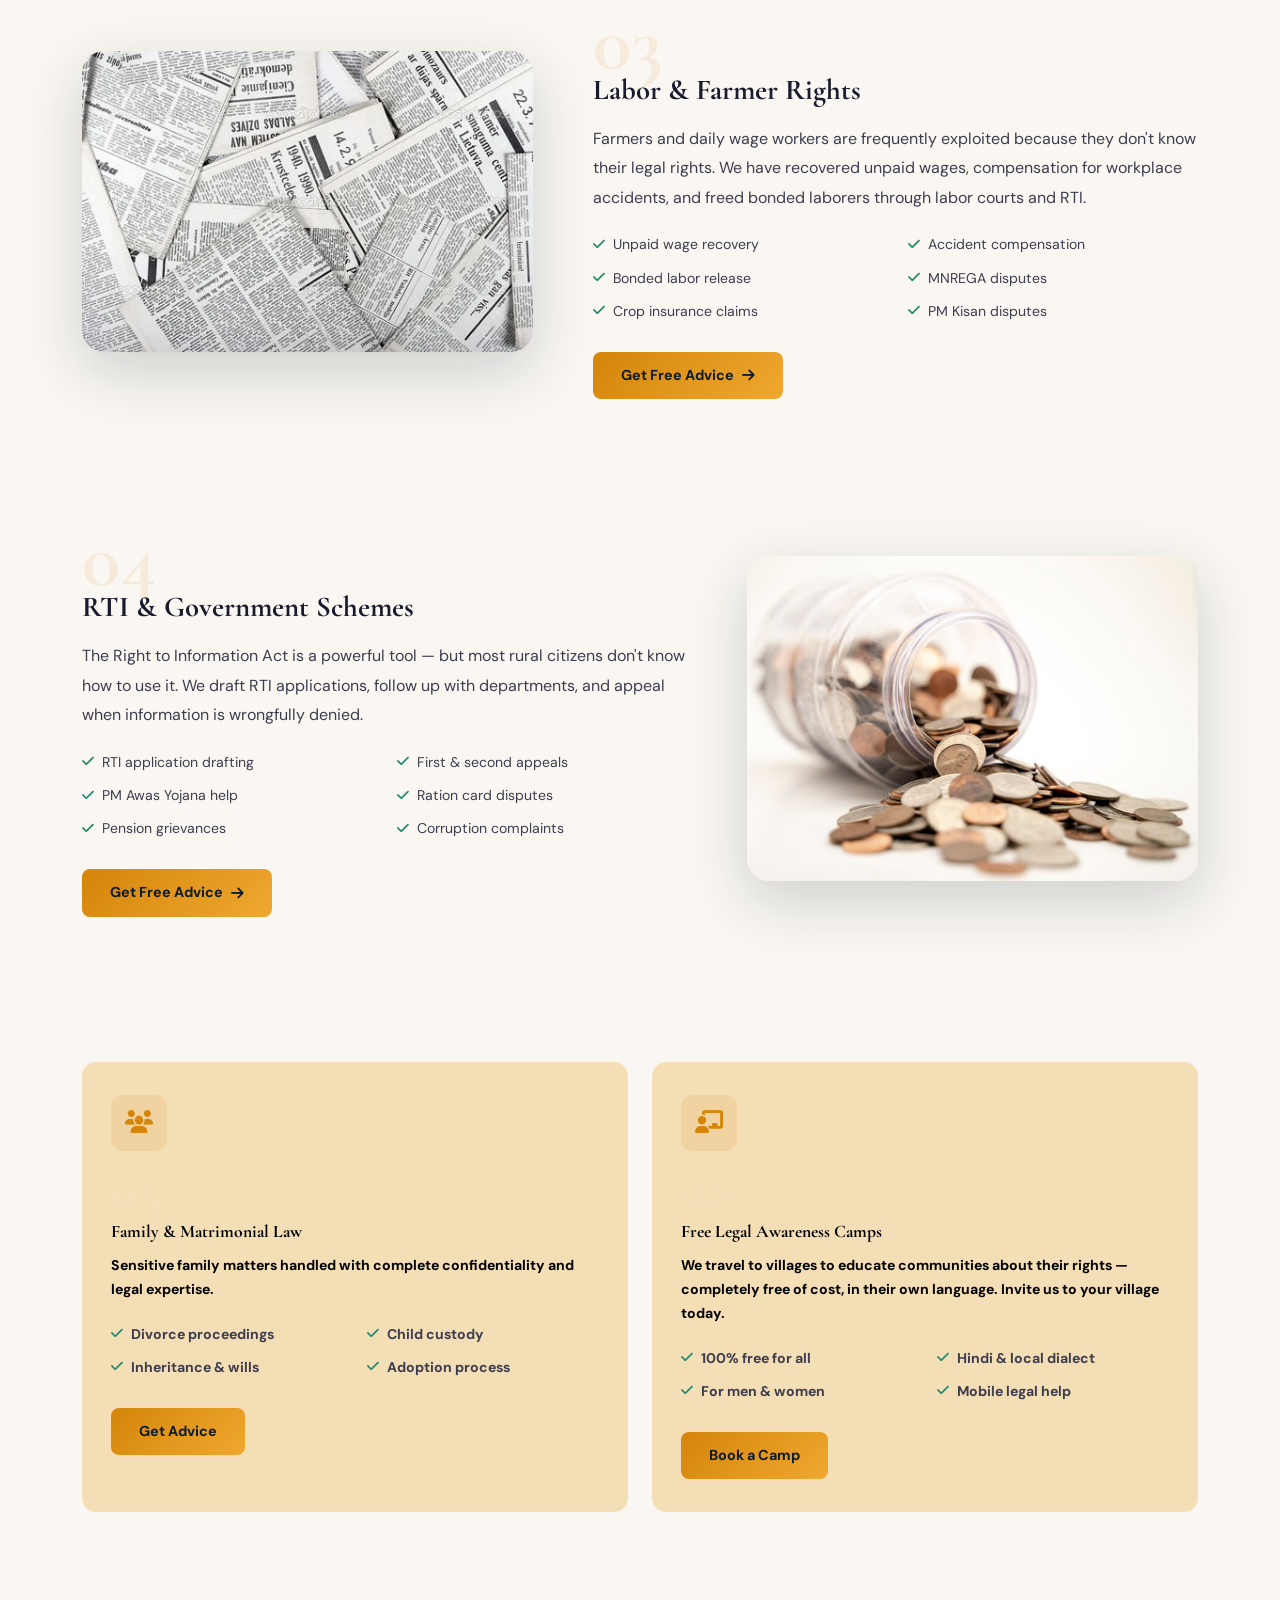
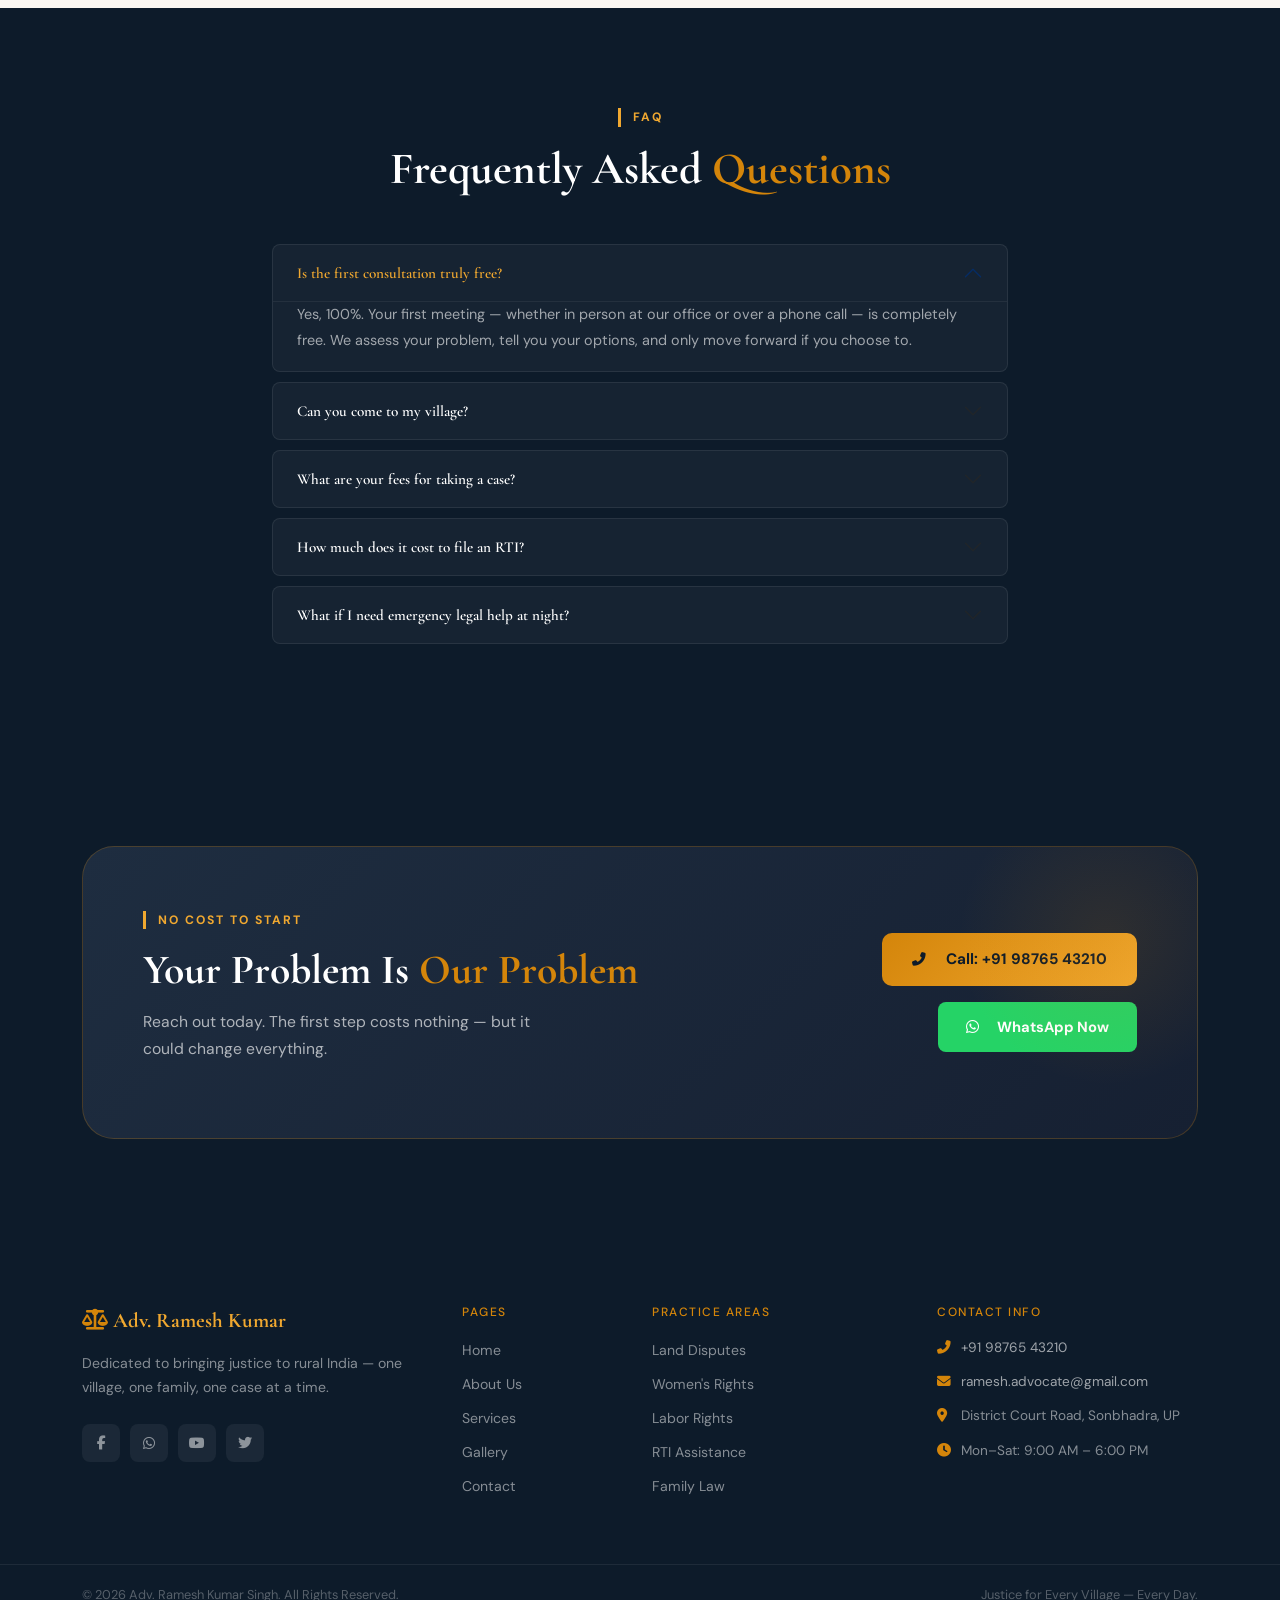
<file: services.html>
<!DOCTYPE html>
<html lang="en">
<head>
  <meta charset="UTF-8"/>
  <meta name="viewport" content="width=device-width, initial-scale=1.0"/>
  <title>Services | Adv. Ramesh Kumar Singh</title>
  <link rel="stylesheet" href="https://cdnjs.cloudflare.com/ajax/libs/bootstrap/5.3.2/css/bootstrap.min.css"/>
  <link rel="stylesheet" href="https://cdnjs.cloudflare.com/ajax/libs/font-awesome/6.5.0/css/all.min.css"/>
  <link href="https://fonts.googleapis.com/css2?family=Cormorant+Garamond:wght@400;600;700;800&family=DM+Sans:wght@300;400;500;600&display=swap" rel="stylesheet"/>
  <link rel="stylesheet" href="style.css"/>
</head>
<body>

<nav class="navbar navbar-expand-lg fixed-top" id="mainNav">
  <div class="container">
    <a class="navbar-brand" href="index.html">
      <span class="brand-icon"><i class="fas fa-balance-scale"></i></span>
      <span class="brand-text">Adv. Ramesh Kumar</span>
    </a>
    <button class="navbar-toggler" type="button" data-bs-toggle="collapse" data-bs-target="#navMenu">
      <span class="toggler-icon"></span><span class="toggler-icon"></span><span class="toggler-icon"></span>
    </button>
    <div class="collapse navbar-collapse" id="navMenu">
      <ul class="navbar-nav ms-auto align-items-lg-center">
        <li class="nav-item"><a class="nav-link" href="index.html">Home</a></li>
        <li class="nav-item"><a class="nav-link" href="about.html">About</a></li>
        <li class="nav-item"><a class="nav-link active" href="services.html">Services</a></li>
        <li class="nav-item"><a class="nav-link" href="gallery.html">Gallery</a></li>
        <li class="nav-item ms-lg-3"><a class="nav-link nav-cta" href="contact.html">Contact Us</a></li>
      </ul>
    </div>
  </div>
</nav>

<section class="page-hero">
  <div class="page-hero-bg" style="background-image:url('images/backser.jpeg')"></div>
  <div class="page-hero-overlay"></div>
  <div class="container page-hero-content text-center">
    <div data-anim="fade-up">
      <div class="section-label light mx-auto">What We Do</div>
      <h1 class="page-hero-title">Our Services</h1>
      <p class="page-hero-sub">Affordable, accessible legal representation built specifically for rural communities</p>
    </div>
  </div>
</section>

<!-- PROMISE STRIP -->
<div class="promise-strip">
  <div class="container">
    <div class="row g-0 text-center">
      <div class="col-md-4 ps-col"><i class="fas fa-rupee-sign"></i> <strong>Free First Consultation</strong> — No upfront cost</div>
      <div class="col-md-4 ps-col"><i class="fas fa-language"></i> <strong>Hindi & Local Language</strong> — Always</div>
      <div class="col-md-4 ps-col"><i class="fas fa-map-marker-alt"></i> <strong>Village Home Visits</strong> — We come to you</div>
    </div>
  </div>
</div>

<!-- SERVICE DETAILS -->
<section class="section-pad">
  <div class="container">

    <!-- S1 -->
    <div class="svc-detail-row row align-items-center gy-5 mb-5" data-anim="fade-up">
      <div class="col-md-5">
        <img src="images/veg2.jpeg" alt="Land dispute" class="img-fluid rounded-xl shadow-deep"/>
      </div>
      <div class="col-md-7 ps-md-5">
        <div class="svc-d-num">01</div>
        <h3 class="svc-d-title">Land & Property Disputes</h3>
        <p class="section-para">In rural India, land is everything. Illegal encroachments, false title registrations, and unfair partition agreements rob families of their livelihood. We have won over 300 land cases for farmers across Sonbhadra and Mirzapur districts.</p>
        <div class="svc-checklist row mt-3">
          <div class="col-6"><div class="sc-item"><i class="fas fa-check"></i> Illegal land occupation</div></div>
          <div class="col-6"><div class="sc-item"><i class="fas fa-check"></i> Title & registry disputes</div></div>
          <div class="col-6"><div class="sc-item"><i class="fas fa-check"></i> Inheritance & partition</div></div>
          <div class="col-6"><div class="sc-item"><i class="fas fa-check"></i> Lease & tenancy issues</div></div>
          <div class="col-6"><div class="sc-item"><i class="fas fa-check"></i> Government land cases</div></div>
          <div class="col-6"><div class="sc-item"><i class="fas fa-check"></i> Agricultural rights</div></div>
        </div>
        <a href="contact.html" class="btn-primary mt-4">Get Free Advice <i class="fas fa-arrow-right ms-2"></i></a>
      </div>
    </div>

    <hr class="svc-divider"/>

    <!-- S2 -->
    <div class="svc-detail-row row align-items-center gy-5 mb-5 flex-md-row-reverse" data-anim="fade-up">
      <div class="col-md-5">
        <img src="images/womenrights.jpeg" alt="Women rights" class="img-fluid rounded-xl shadow-deep"/>
      </div>
      <div class="col-md-7 pe-md-5">
        <div class="svc-d-num">02</div>
        <h3 class="svc-d-title">Women's Rights & Protection</h3>
        <p class="section-para">Rural women are among the most underrepresented in the legal system. We specialize in protecting their rights — with sensitivity, confidentiality, and complete legal support from start to finish.</p>
        <div class="svc-checklist row mt-3">
          <div class="col-6"><div class="sc-item"><i class="fas fa-check"></i> Domestic violence (498A)</div></div>
          <div class="col-6"><div class="sc-item"><i class="fas fa-check"></i> Dowry harassment</div></div>
          <div class="col-6"><div class="sc-item"><i class="fas fa-check"></i> Divorce & alimony</div></div>
          <div class="col-6"><div class="sc-item"><i class="fas fa-check"></i> Women's property rights</div></div>
          <div class="col-6"><div class="sc-item"><i class="fas fa-check"></i> Protection Orders</div></div>
          <div class="col-6"><div class="sc-item"><i class="fas fa-check"></i> Child custody</div></div>
        </div>
        <a href="contact.html" class="btn-primary mt-4">Get Free Advice <i class="fas fa-arrow-right ms-2"></i></a>
      </div>
    </div>

    <hr class="svc-divider"/>

    <!-- S3 -->
    <div class="svc-detail-row row align-items-center gy-5 mb-5" data-anim="fade-up">
      <div class="col-md-5">
        <img src="images/news.jpeg" alt="Labor rights" class="img-fluid rounded-xl shadow-deep"/>
      </div>
      <div class="col-md-7 ps-md-5">
        <div class="svc-d-num">03</div>
        <h3 class="svc-d-title">Labor & Farmer Rights</h3>
        <p class="section-para">Farmers and daily wage workers are frequently exploited because they don't know their legal rights. We have recovered unpaid wages, compensation for workplace accidents, and freed bonded laborers through labor courts and RTI.</p>
        <div class="svc-checklist row mt-3">
          <div class="col-6"><div class="sc-item"><i class="fas fa-check"></i> Unpaid wage recovery</div></div>
          <div class="col-6"><div class="sc-item"><i class="fas fa-check"></i> Accident compensation</div></div>
          <div class="col-6"><div class="sc-item"><i class="fas fa-check"></i> Bonded labor release</div></div>
          <div class="col-6"><div class="sc-item"><i class="fas fa-check"></i> MNREGA disputes</div></div>
          <div class="col-6"><div class="sc-item"><i class="fas fa-check"></i> Crop insurance claims</div></div>
          <div class="col-6"><div class="sc-item"><i class="fas fa-check"></i> PM Kisan disputes</div></div>
        </div>
        <a href="contact.html" class="btn-primary mt-4">Get Free Advice <i class="fas fa-arrow-right ms-2"></i></a>
      </div>
    </div>

    <hr class="svc-divider"/>

    <!-- S4 -->
    <div class="svc-detail-row row align-items-center gy-5 mb-5 flex-md-row-reverse" data-anim="fade-up">
      <div class="col-md-5">
        <img src="images/coin.jpeg" alt="RTI" class="img-fluid rounded-xl shadow-deep"/>
      </div>
      <div class="col-md-7 pe-md-5">
        <div class="svc-d-num">04</div>
        <h3 class="svc-d-title">RTI & Government Schemes</h3>
        <p class="section-para">The Right to Information Act is a powerful tool — but most rural citizens don't know how to use it. We draft RTI applications, follow up with departments, and appeal when information is wrongfully denied.</p>
        <div class="svc-checklist row mt-3">
          <div class="col-6"><div class="sc-item"><i class="fas fa-check"></i> RTI application drafting</div></div>
          <div class="col-6"><div class="sc-item"><i class="fas fa-check"></i> First & second appeals</div></div>
          <div class="col-6"><div class="sc-item"><i class="fas fa-check"></i> PM Awas Yojana help</div></div>
          <div class="col-6"><div class="sc-item"><i class="fas fa-check"></i> Ration card disputes</div></div>
          <div class="col-6"><div class="sc-item"><i class="fas fa-check"></i> Pension grievances</div></div>
          <div class="col-6"><div class="sc-item"><i class="fas fa-check"></i> Corruption complaints</div></div>
        </div>
        <a href="contact.html" class="btn-primary mt-4">Get Free Advice <i class="fas fa-arrow-right ms-2"></i></a>
      </div>
    </div>

    <hr class="svc-divider"/>

    <!-- S5 & S6 cards -->
    <div class="row g-4 mt-2">
      <div class="col-md-6" data-anim="fade-right">
        <div class="svc-card h-100" style="background-color: rgb(244, 222, 181); color: black; font-weight: bold;">
          <div class="svc-icon"><i class="fas fa-users"></i></div>
          <div class="svc-num">05</div>
          <h4 style="color: black; font-weight: bold;">Family & Matrimonial Law</h4>
          <p style="color: black; font-weight: bold;">Sensitive family matters handled with complete confidentiality and legal expertise.</p>
          <div class="svc-checklist row mt-3">
            <div class="col-6"><div class="sc-item"><i class="fas fa-check"></i> Divorce proceedings</div></div>
            <div class="col-6"><div class="sc-item"><i class="fas fa-check"></i> Child custody</div></div>
            <div class="col-6"><div class="sc-item"><i class="fas fa-check"></i> Inheritance & wills</div></div>
            <div class="col-6"><div class="sc-item"><i class="fas fa-check"></i> Adoption process</div></div>
          </div>
          <a href="contact.html" class="btn-primary mt-4">Get Advice</a>
        </div>
      </div>
      <div class="col-md-6" data-anim="fade-left">
        <div class="svc-card h-100" style="background-color: rgb(244, 222, 181); color: black; font-weight: bold;">
          <div class="svc-icon"><i class="fas fa-chalkboard-teacher"></i></div>
          <div class="svc-num">06</div>
          <h4 style="color: black; font-weight: bold;">Free Legal Awareness Camps</h4>
          <p style="color: black; font-weight: bold;">We travel to villages to educate communities about their rights — completely free of cost, in their own language. Invite us to your village today.</p>
          <div class="svc-checklist row mt-3">
            <div class="col-6"><div class="sc-item"><i class="fas fa-check"></i> 100% free for all</div></div>
            <div class="col-6"><div class="sc-item"><i class="fas fa-check"></i> Hindi & local dialect</div></div>
            <div class="col-6"><div class="sc-item"><i class="fas fa-check"></i> For men & women</div></div>
            <div class="col-6"><div class="sc-item"><i class="fas fa-check"></i> Mobile legal help</div></div>
          </div>
          <a href="contact.html" class="btn-primary mt-4">Book a Camp</a>
        </div>
      </div>
    </div>
  </div>
</section>

<!-- FAQ -->
<section class="section-pad bg-dark-section">
  <div class="container">
    <div class="text-center mb-5" data-anim="fade-up">
      <div class="section-label light mx-auto">FAQ</div>
      <h2 class="section-heading light">Frequently Asked <span>Questions</span></h2>
    </div>
    <div class="row justify-content-center">
      <div class="col-lg-8" data-anim="fade-up">
        <div class="accordion faq-dark" id="faqAcc">
          <div class="accordion-item faq-item-dark">
            <h2 class="accordion-header"><button class="accordion-button faq-btn-dark" type="button" data-bs-toggle="collapse" data-bs-target="#f1">Is the first consultation truly free?</button></h2>
            <div id="f1" class="accordion-collapse collapse show" data-bs-parent="#faqAcc">
              <div class="accordion-body faq-body-dark">Yes, 100%. Your first meeting — whether in person at our office or over a phone call — is completely free. We assess your problem, tell you your options, and only move forward if you choose to.</div>
            </div>
          </div>
          <div class="accordion-item faq-item-dark">
            <h2 class="accordion-header"><button class="accordion-button faq-btn-dark collapsed" type="button" data-bs-toggle="collapse" data-bs-target="#f2">Can you come to my village?</button></h2>
            <div id="f2" class="accordion-collapse collapse" data-bs-parent="#faqAcc">
              <div class="accordion-body faq-body-dark">Yes. We conduct regular village visits across Sonbhadra, Mirzapur, and surrounding districts. You can also request a legal awareness camp specifically for your village — free of charge.</div>
            </div>
          </div>
          <div class="accordion-item faq-item-dark">
            <h2 class="accordion-header"><button class="accordion-button faq-btn-dark collapsed" type="button" data-bs-toggle="collapse" data-bs-target="#f3">What are your fees for taking a case?</button></h2>
            <div id="f3" class="accordion-collapse collapse" data-bs-parent="#faqAcc">
              <div class="accordion-body faq-body-dark">Fees depend on the complexity and type of the case. For BPL families, widows, and underprivileged individuals, we offer significantly reduced or even zero fees. We are always transparent — nothing is hidden.</div>
            </div>
          </div>
          <div class="accordion-item faq-item-dark">
            <h2 class="accordion-header"><button class="accordion-button faq-btn-dark collapsed" type="button" data-bs-toggle="collapse" data-bs-target="#f4">How much does it cost to file an RTI?</button></h2>
            <div id="f4" class="accordion-collapse collapse" data-bs-parent="#faqAcc">
              <div class="accordion-body faq-body-dark">RTI filing costs just ₹10. BPL card holders are fully exempt. We help you draft and file the application correctly so you get the information you need without delays or rejections.</div>
            </div>
          </div>
          <div class="accordion-item faq-item-dark">
            <h2 class="accordion-header"><button class="accordion-button faq-btn-dark collapsed" type="button" data-bs-toggle="collapse" data-bs-target="#f5">What if I need emergency legal help at night?</button></h2>
            <div id="f5" class="accordion-collapse collapse" data-bs-parent="#faqAcc">
              <div class="accordion-body faq-body-dark">Call our emergency number: +91 98765 43210. For cases of wrongful arrest, immediate domestic violence threats, or urgent court matters — we are available 24 hours a day, 7 days a week.</div>
            </div>
          </div>
        </div>
      </div>
    </div>
  </div>
</section>

<section class="cta-section section-pad">
  <div class="container">
    <div class="cta-block" data-anim="zoom-in">
      <div class="cta-glow"></div>
      <div class="row align-items-center">
        <div class="col-lg-7">
          <div class="section-label light">No Cost to Start</div>
          <h2 class="cta-title">Your Problem Is <span>Our Problem</span></h2>
          <p class="cta-desc">Reach out today. The first step costs nothing — but it could change everything.</p>
        </div>
        <div class="col-lg-5 text-lg-end mt-4 mt-lg-0">
          <a href="tel:+919876543210" class="btn-hero-primary d-inline-flex mb-3">
            <i class="fas fa-phone-alt me-2"></i><span>Call: +91 98765 43210</span>
          </a><br/>
          <a href="https://wa.me/919876543210" class="btn-whatsapp d-inline-flex" target="_blank">
            <i class="fab fa-whatsapp me-2"></i><span>WhatsApp Now</span>
          </a>
        </div>
      </div>
    </div>
  </div>
</section>

<footer class="main-footer">
  <div class="footer-top">
    <div class="container">
      <div class="row gy-5">
        <div class="col-lg-4">
          <div class="footer-brand"><i class="fas fa-balance-scale"></i> Adv. Ramesh Kumar</div>
          <p class="footer-about mt-3">Dedicated to bringing justice to rural India — one village, one family, one case at a time.</p>
          <div class="footer-socials mt-4">
            <a href="#"><i class="fab fa-facebook-f"></i></a>
            <a href="https://wa.me/919876543210"><i class="fab fa-whatsapp"></i></a>
            <a href="#"><i class="fab fa-youtube"></i></a>
            <a href="#"><i class="fab fa-twitter"></i></a>
          </div>
        </div>
        <div class="col-lg-2 col-md-3 col-6">
          <h6 class="footer-heading">Pages</h6>
          <ul class="footer-nav">
            <li><a href="index.html">Home</a></li>
            <li><a href="about.html">About Us</a></li>
            <li><a href="services.html">Services</a></li>
            <li><a href="gallery.html">Gallery</a></li>
            <li><a href="contact.html">Contact</a></li>
          </ul>
        </div>
        <div class="col-lg-3 col-md-3 col-6">
          <h6 class="footer-heading">Practice Areas</h6>
          <ul class="footer-nav">
            <li><a href="services.html">Land Disputes</a></li>
            <li><a href="services.html">Women's Rights</a></li>
            <li><a href="services.html">Labor Rights</a></li>
            <li><a href="services.html">RTI Assistance</a></li>
            <li><a href="services.html">Family Law</a></li>
          </ul>
        </div>
        <div class="col-lg-3 col-md-6">
          <h6 class="footer-heading">Contact Info</h6>
          <ul class="footer-contact-list">
            <li><i class="fas fa-phone-alt"></i><a href="tel:+919876543210">+91 98765 43210</a></li>
            <li><i class="fas fa-envelope"></i><a href="mailto:ramesh.advocate@gmail.com">ramesh.advocate@gmail.com</a></li>
            <li><i class="fas fa-map-marker-alt"></i>District Court Road, Sonbhadra, UP</li>
            <li><i class="fas fa-clock"></i>Mon–Sat: 9:00 AM – 6:00 PM</li>
          </ul>
        </div>
      </div>
    </div>
  </div>
  <div class="footer-bottom">
    <div class="container">
      <div class="row align-items-center">
        <div class="col-md-6"><p>© 2026 Adv. Ramesh Kumar Singh. All Rights Reserved.</p></div>
        <div class="col-md-6 text-md-end"><p>Justice for Every Village — Every Day.</p></div>
      </div>
    </div>
  </div>
</footer>

<script src="https://cdnjs.cloudflare.com/ajax/libs/bootstrap/5.3.2/js/bootstrap.bundle.min.js"></script>
<script src="script.js"></script>
</body>
</html>
</file>
<file: style.css>
/* ================================================================
   ADVOCATE WEBSITE — COMPLETE STYLESHEET v2
   Theme: Deep Navy Blue + Amber Gold + Warm White + Forest Teal
   Fonts: Cormorant Garamond (display) + DM Sans (body)
   ================================================================ */

:root {
  --navy:        #0D1B2A;
  --navy-2:      #162032;
  --navy-3:      #1E2D40;
  --amber:       #D4850A;
  --amber-light: #F0A830;
  --amber-pale:  #FDE8B2;
  --teal:        #1A6B5C;
  --teal-light:  #22896F;
  --warm-white:  #FAF7F2;
  --cream:       #F2EDE4;
  --text-dark:   #1A1A2E;
  --text-body:   #3D3D4E;
  --text-muted:  #717191;
  --white:       #FFFFFF;
  --red-accent:  #C0392B;

  --shadow-sm:  0 4px 16px rgba(13,27,42,0.10);
  --shadow-md:  0 8px 32px rgba(13,27,42,0.14);
  --shadow-lg:  0 20px 60px rgba(13,27,42,0.18);
  --shadow-amber: 0 8px 32px rgba(212,133,10,0.25);

  --r-sm:  8px;
  --r-md: 14px;
  --r-lg: 22px;
  --r-xl: 32px;
  --ease: cubic-bezier(0.4, 0, 0.2, 1);
  --t:    all 0.35s var(--ease);
}

/* ===== RESET ===== */
*, *::before, *::after { margin:0; padding:0; box-sizing:border-box; }
html { scroll-behavior: smooth; font-size: 16px; }
body { font-family:'DM Sans', sans-serif; color:var(--text-body); background:var(--warm-white); overflow-x:hidden; }
h1,h2,h3,h4,h5,h6 { font-family:'Cormorant Garamond', serif; color:var(--text-dark); }
a { text-decoration:none; color:inherit; }
img { max-width:100%; display:block; }
::-webkit-scrollbar { width:5px; }
::-webkit-scrollbar-track { background:var(--cream); }
::-webkit-scrollbar-thumb { background:var(--amber); border-radius:4px; }

/* ===== PRELOADER ===== */
.preloader {
  position:fixed; inset:0; background:var(--navy); z-index:9999;
  display:flex; align-items:center; justify-content:center;
  transition:opacity 0.6s ease, visibility 0.6s ease;
}
.preloader.hidden { opacity:0; visibility:hidden; pointer-events:none; }
.preloader-inner { text-align:center; }
.scale-icon { font-size:3rem; color:var(--amber); margin-bottom:20px; animation:spin-scale 1.5s ease infinite; }
.preloader-bar { width:200px; height:3px; background:rgba(255,255,255,0.1); border-radius:2px; overflow:hidden; margin:0 auto 16px; }
.preloader-fill { height:100%; background:linear-gradient(90deg,var(--amber),var(--amber-light)); border-radius:2px; animation:bar-fill 2s ease forwards; }
.preloader p { color:rgba(255,255,255,0.5); font-size:0.85rem; letter-spacing:2px; text-transform:uppercase; }
@keyframes spin-scale { 0%,100%{transform:scale(1) rotate(0)} 50%{transform:scale(1.15) rotate(10deg)} }
@keyframes bar-fill { from{width:0} to{width:100%} }

/* ===== NAVBAR ===== */
:root {
  --nav-h: 80px; /* navbar height — used to offset all page content */
}

#mainNav {
  background: rgba(13,27,42,0.96);
  backdrop-filter: blur(16px);
  -webkit-backdrop-filter: blur(16px);
  padding: 0;
  height: var(--nav-h);
  display: flex;
  align-items: center;
  width: 100%;
  top: 0;
  left: 0;
  z-index: 1050;
  transition: var(--t);
  border-bottom: 1px solid rgba(212,133,10,0.15);
  box-shadow: 0 2px 20px rgba(0,0,0,0.25);
}
#mainNav .container {
  display: flex;
  align-items: center;
  width: 100%;
}
#mainNav.scrolled {
  background: rgba(13,27,42,0.99);
  border-bottom-color: rgba(212,133,10,0.35);
  box-shadow: 0 4px 24px rgba(0,0,0,0.35);
  height: var(--nav-h);
}
.navbar-brand { display:flex; align-items:center; gap:12px; color:var(--white) !important; }
.brand-icon {
  width:44px; height:44px;
  background:linear-gradient(135deg,var(--amber),var(--amber-light));
  border-radius:50%; display:flex; align-items:center; justify-content:center;
  font-size:1.1rem; color:var(--navy);
  transition:var(--t); flex-shrink:0;
}
.navbar-brand:hover .brand-icon { transform:rotate(15deg) scale(1.08); }
.brand-text { font-family:'Cormorant Garamond',serif; font-size:1.15rem; font-weight:700; color:var(--amber-light); }
.nav-link { color:rgba(255,255,255,0.85) !important; font-size:0.9rem; font-weight:500; padding:8px 14px !important; border-radius:6px; transition:var(--t); position:relative; }
.nav-link::after { content:''; position:absolute; bottom:4px; left:14px; right:14px; height:2px; background:var(--amber); transform:scaleX(0); transform-origin:center; transition:var(--t); }
.nav-link:hover, .nav-link.active { color:var(--amber-light) !important; }
.nav-link:hover::after, .nav-link.active::after { transform:scaleX(1); }
.nav-cta { background:var(--amber) !important; color:var(--navy) !important; font-weight:700; border-radius:8px !important; padding:9px 20px !important; }
.nav-cta::after { display:none; }
.nav-cta:hover { background:var(--amber-light) !important; transform:translateY(-2px); box-shadow:var(--shadow-amber); }
.navbar-toggler { border:none; padding:6px; background:transparent !important; }
.navbar-toggler:focus { box-shadow:none; outline:none; }
.toggler-icon { display:block; width:26px; height:2px; background:var(--amber); margin:6px 0; border-radius:2px; transition:var(--t); }

/* Mobile nav dropdown sits cleanly below the bar */
.navbar-collapse {
  background: rgba(13,27,42,0.98);
  border-top: 1px solid rgba(212,133,10,0.15);
  padding: 12px 16px 16px;
  margin-top: 0;
  border-radius: 0 0 var(--r-md) var(--r-md);
}
@media (min-width: 992px) {
  .navbar-collapse {
    background: transparent;
    border-top: none;
    padding: 0;
    margin-top: 0;
    border-radius: 0;
  }
}

/* ===== HERO ===== */
.hero-section {
  position: relative;
  min-height: 100vh;
  background: var(--navy);
  overflow: hidden;
  display: flex;
  flex-direction: column;
  padding-top: var(--nav-h); /* pushes content below fixed navbar */
}
.hero-bg-image {
  position:absolute; inset:0;
  background:url('https://images.unsplash.com/photo-1593107976012-a80b60ee19f3?w=1920&q=60') center/cover;
  opacity:0.08;
}
.hero-overlay {
  position:absolute; inset:0;
  background:linear-gradient(135deg, rgba(13,27,42,0.95) 0%, rgba(22,32,50,0.88) 60%, rgba(13,27,42,0.97) 100%);
}
.hero-grid-lines {
  position:absolute; inset:0; opacity:0.04;
  background-image:linear-gradient(rgba(255,255,255,0.5) 1px,transparent 1px),linear-gradient(90deg,rgba(255,255,255,0.5) 1px,transparent 1px);
  background-size:60px 60px;
}
.hero-content { flex:1; position:relative; z-index:2; }
.hero-eyebrow {
  display:inline-flex; align-items:center; gap:10px;
  background:rgba(212,133,10,0.12); border:1px solid rgba(212,133,10,0.35);
  color:var(--amber-light); padding:8px 20px; border-radius:50px;
  font-size:0.82rem; font-weight:600; letter-spacing:0.5px;
}
.dot-pulse { width:8px; height:8px; background:var(--amber); border-radius:50%; animation:dot-blink 1.5s infinite; display:inline-block; }
@keyframes dot-blink { 0%,100%{opacity:1;transform:scale(1)} 50%{opacity:0.4;transform:scale(0.7)} }
.hero-title { font-size:clamp(2.8rem,5.5vw,4.8rem); font-weight:800; color:var(--white); line-height:1.1; margin-top:24px; }
.hero-title-accent {
  background:linear-gradient(135deg,var(--amber),var(--amber-light));
  -webkit-background-clip:text; -webkit-text-fill-color:transparent; background-clip:text;
  display:inline-block;
}
.hero-desc { font-size:1.05rem; color:rgba(255,255,255,0.72); line-height:1.8; max-width:500px; margin-top:20px; }
.hero-actions { display:flex; flex-wrap:wrap; gap:16px; margin-top:36px; align-items:center; }
.btn-hero-primary {
  display:inline-flex; align-items:center; gap:12px;
  background:linear-gradient(135deg,var(--amber),var(--amber-light));
  color:var(--navy); padding:15px 30px; border-radius:10px;
  font-weight:700; font-size:0.95rem; border:none;
  transition:var(--t); cursor:pointer;
}
.btn-hero-primary:hover { transform:translateY(-3px); box-shadow:var(--shadow-amber); color:var(--navy); }
.btn-hero-primary i { font-size:0.85rem; }
.btn-hero-ghost {
  display:inline-flex; align-items:center; gap:8px;
  color:rgba(255,255,255,0.8); border:2px solid rgba(255,255,255,0.25);
  padding:13px 24px; border-radius:10px; font-weight:500;
  transition:var(--t);
}
.btn-hero-ghost:hover { color:var(--amber-light); border-color:var(--amber); }
.hero-trust { display:flex; align-items:center; gap:14px; margin-top:36px; }
.trust-avatars { display:flex; }
.trust-avatars img { width:36px; height:36px; border-radius:50%; border:2px solid var(--navy); margin-left:-8px; object-fit:cover; }
.trust-avatars img:first-child { margin-left:0; }
.hero-trust span { font-size:0.88rem; color:rgba(255,255,255,0.65); }
.hero-trust strong { color:var(--amber-light); }

/* HERO VISUAL */
.hero-visual { position:relative; }
.hero-img-frame {
  position:relative; border-radius:var(--r-xl);
  overflow:hidden; box-shadow:var(--shadow-lg);
  border:2px solid rgba(212,133,10,0.2);
}
.hero-portrait { width:100%; height:520px; object-fit:cover; }
.hero-float-card {
  position:absolute; background:rgba(255,255,255,0.95);
  backdrop-filter:blur(12px); border-radius:12px;
  padding:12px 18px; display:flex; align-items:center; gap:12px;
  box-shadow:var(--shadow-md); font-family:'DM Sans',sans-serif;
}
.hero-float-card i { font-size:1.4rem; color:var(--amber); }
.hero-float-card strong { display:block; font-size:0.92rem; color:var(--text-dark); font-weight:700; }
.hero-float-card span { font-size:0.75rem; color:var(--text-muted); }
.card-1 { top:30px; left:-30px; animation:float-a 4s ease-in-out infinite; }
.card-2 { bottom:80px; right:-20px; animation:float-b 4.5s ease-in-out infinite; }
.card-3 { bottom:-20px; left:20px; animation:float-a 5s ease-in-out infinite 0.5s; }
@keyframes float-a { 0%,100%{transform:translateY(0)} 50%{transform:translateY(-12px)} }
@keyframes float-b { 0%,100%{transform:translateY(0)} 50%{transform:translateY(-8px)} }

/* HERO STATS BAR */
.hero-stats-bar {
  position:relative; z-index:2;
  background:rgba(255,255,255,0.05); border-top:1px solid rgba(212,133,10,0.2);
}
.stat-col { border-right:1px solid rgba(255,255,255,0.08); padding:28px 0; }
.stat-col:last-child { border-right:none; }
.stat-inner { text-align:center; }
.stat-number { font-family:'Cormorant Garamond',serif; font-size:2.6rem; font-weight:800; color:var(--amber); line-height:1; }
.stat-plus { font-family:'Cormorant Garamond',serif; font-size:1.8rem; color:var(--amber-light); }
.stat-inner p { font-size:0.78rem; color:rgba(255,255,255,0.5); margin-top:6px; text-transform:uppercase; letter-spacing:0.5px; }

/* ===== MARQUEE ===== */
.marquee-strip { background:var(--amber); overflow:hidden; padding:14px 0; }
.marquee-track { display:flex; white-space:nowrap; animation:marquee 28s linear infinite; }
.marquee-track span {
  display:inline-flex; align-items:center; gap:10px;
  padding:0 40px; font-size:0.88rem; font-weight:700;
  color:var(--navy); text-transform:uppercase; letter-spacing:0.5px;
}
.marquee-track span i { font-size:1rem; }
@keyframes marquee { from{transform:translateX(0)} to{transform:translateX(-50%)} }

/* ===== SECTION COMMONS ===== */
.section-pad { padding:96px 0; }
.section-label {
  display:inline-block; font-size:0.76rem; font-weight:700;
  letter-spacing:2px; text-transform:uppercase;
  color:var(--amber); border-left:3px solid var(--amber);
  padding-left:12px; margin-bottom:16px;
}
.section-label.light { color:var(--amber-light); border-color:var(--amber-light); }
.section-heading { font-size:clamp(2rem,3.5vw,3rem); font-weight:800; line-height:1.2; color:var(--text-dark); }
.section-heading span { color:var(--amber); }
.section-heading.light { color:var(--white); }
.section-para { font-size:1rem; color:var(--text-body); line-height:1.85; }
.bg-dark-section { background:var(--navy); }
.bg-cream { background:var(--cream); }
.rounded-xl { border-radius:var(--r-lg); }
.shadow-deep { box-shadow:var(--shadow-lg); }
.text-muted-light { color:rgba(255,255,255,0.55); font-size:0.95rem; line-height:1.7; }

/* BUTTONS */
.btn-primary {
  display:inline-flex; align-items:center;
  background:linear-gradient(135deg,var(--amber),var(--amber-light));
  color:var(--navy); padding:13px 28px; border-radius:var(--r-sm);
  font-weight:700; font-size:0.9rem; border:none; cursor:pointer;
  transition:var(--t);
}
.btn-primary:hover { transform:translateY(-3px); box-shadow:var(--shadow-amber); color:var(--navy); }
.btn-ghost {
  display:inline-flex; align-items:center; gap:8px;
  color:rgba(255,255,255,0.7); border:2px solid rgba(255,255,255,0.2);
  padding:11px 22px; border-radius:var(--r-sm); font-weight:500; font-size:0.88rem;
  transition:var(--t);
}
.btn-ghost:hover { color:var(--amber-light); border-color:var(--amber); }
.btn-whatsapp {
  display:inline-flex; align-items:center; gap:10px;
  background:#25D366; color:white; padding:14px 28px;
  border-radius:var(--r-sm); font-weight:700; font-size:0.92rem; transition:var(--t);
}
.btn-whatsapp:hover { background:#1ebe5d; transform:translateY(-3px); color:white; box-shadow:0 8px 24px rgba(37,211,102,0.4); }

/* ===== ABOUT STRIP ===== */
.about-strip { background:var(--warm-white); }
.about-img-block { position:relative; padding-bottom:60px; }
.img-main { width:100%; border-radius:var(--r-lg); box-shadow:var(--shadow-lg); object-fit:cover; height:500px; }
.img-inset {
  position:absolute; bottom:0; right:-20px;
  width:220px; height:160px; border-radius:var(--r-md);
  object-fit:cover; border:6px solid var(--warm-white);
  box-shadow:var(--shadow-md);
}
.exp-badge {
  position:absolute; top:30px; left:-20px;
  width:100px; height:100px; border-radius:50%;
  background:linear-gradient(135deg,var(--amber),var(--amber-light));
  display:flex; flex-direction:column; align-items:center; justify-content:center;
  color:var(--navy); text-align:center;
  box-shadow:var(--shadow-amber); border:4px solid var(--warm-white);
}
.exp-n { font-family:'Cormorant Garamond',serif; font-size:2rem; font-weight:800; line-height:1; }
.exp-l { font-size:0.6rem; font-weight:700; text-transform:uppercase; line-height:1.3; }
.about-pillars { display:flex; flex-direction:column; gap:12px; }
.pillar { display:flex; align-items:center; gap:12px; font-size:0.93rem; color:var(--text-body); }
.pillar i { color:var(--teal-light); font-size:1rem; }

/* ===== SERVICES SECTION ===== */
.services-section { background:var(--navy); }
.svc-card {
  background:rgba(255,255,255,0.04); border:1px solid rgba(255,255,255,0.08);
  border-radius:var(--r-md); padding:32px 28px;
  transition:var(--t); position:relative; overflow:hidden;
}
.svc-card::after { content:''; position:absolute; inset:0; border-radius:var(--r-md); background:linear-gradient(135deg,rgba(212,133,10,0.05),transparent); opacity:0; transition:var(--t); }
.svc-card:hover { border-color:rgba(212,133,10,0.4); transform:translateY(-6px); background:rgba(255,255,255,0.06); }
.svc-card:hover::after { opacity:1; }
.svc-card.featured { background:linear-gradient(135deg,var(--amber) 0%,var(--amber-light) 100%); border-color:transparent; }
.svc-card.featured h4, .svc-card.featured p, .svc-card.featured ul li { color:var(--navy); }
.svc-card.featured .svc-icon { background:rgba(13,27,42,0.15); color:var(--navy); }
.svc-card.featured .svc-link { color:var(--navy); }
.svc-card.camp-card { background:rgba(26,107,92,0.12); border-color:rgba(26,107,92,0.3); }
.svc-card.camp-card:hover { border-color:var(--teal-light); }
.svc-badge {
  position:absolute; top:16px; right:16px;
  background:rgba(13,27,42,0.2); color:var(--navy);
  font-size:0.7rem; font-weight:800; padding:4px 10px; border-radius:50px;
  text-transform:uppercase; letter-spacing:0.5px;
}
.svc-card.featured .svc-badge { background:rgba(13,27,42,0.25); }
.svc-icon {
  width:56px; height:56px; background:rgba(212,133,10,0.12);
  border-radius:12px; display:flex; align-items:center; justify-content:center;
  font-size:1.4rem; color:var(--amber); margin-bottom:10px; transition:var(--t);
}
.svc-card:hover .svc-icon { background:var(--amber); color:var(--navy); }
.svc-card.camp-card .svc-icon { background:rgba(26,107,92,0.15); color:var(--teal-light); }
.svc-num { font-family:'Cormorant Garamond',serif; font-size:3.5rem; font-weight:800; color:rgba(255,255,255,0.06); line-height:1; margin-bottom:4px; }
.svc-card.featured .svc-num { color:rgba(13,27,42,0.12); }
.svc-card h4 { font-size:1.1rem; color:var(--white); margin-bottom:12px; }
.svc-card p { font-size:0.88rem; color:rgba(255,255,255,0.6); line-height:1.7; }
.svc-card ul { list-style:none; padding:0; margin-top:14px; }
.svc-card ul li { font-size:0.82rem; color:rgba(255,255,255,0.5); padding:5px 0; border-bottom:1px solid rgba(255,255,255,0.05); display:flex; align-items:center; gap:8px; }
.svc-card ul li::before { content:'→'; color:var(--amber); font-size:0.75rem; }
.svc-card.featured ul li { color:rgba(13,27,42,0.75); border-bottom-color:rgba(13,27,42,0.1); }
.svc-card.featured ul li::before { color:var(--navy); }
.svc-link { display:inline-flex; align-items:center; gap:8px; color:var(--amber); font-weight:600; font-size:0.82rem; margin-top:16px; transition:var(--t); }
.svc-link:hover { gap:14px; }
.svc-link i { transition:var(--t); }

/* ===== WHY SECTION ===== */
.why-section { background:var(--cream); }
.why-card {
  background:var(--white); border-radius:var(--r-md); padding:36px 28px;
  box-shadow:var(--shadow-sm); border:1px solid rgba(0,0,0,0.05);
  transition:var(--t); border-bottom:4px solid transparent;
}
.why-card:hover { transform:translateY(-8px); box-shadow:var(--shadow-md); border-bottom-color:var(--amber); }
.why-icon {
  width:64px; height:64px; background:linear-gradient(135deg,rgba(212,133,10,0.1),rgba(240,168,48,0.08));
  border-radius:16px; display:flex; align-items:center; justify-content:center;
  font-size:1.6rem; color:var(--amber); margin-bottom:20px; transition:var(--t);
}
.why-card:hover .why-icon { background:var(--amber); color:var(--white); }
.why-card h5 { font-size:1rem; margin-bottom:10px; }
.why-card p { font-size:0.88rem; color:var(--text-muted); line-height:1.7; }

/* ===== IMPACT SECTION ===== */
.impact-section { background:var(--warm-white); }
.impact-list { display:flex; flex-direction:column; gap:18px; }
.impact-item { display:flex; align-items:flex-start; gap:16px; padding:16px; background:var(--white); border-radius:var(--r-sm); box-shadow:var(--shadow-sm); border-left:4px solid var(--amber); transition:var(--t); }
.impact-item:hover { transform:translateX(6px); box-shadow:var(--shadow-md); }
.impact-icon { width:44px; height:44px; background:rgba(212,133,10,0.1); border-radius:10px; display:flex; align-items:center; justify-content:center; font-size:1.1rem; color:var(--amber); flex-shrink:0; }
.impact-item strong { display:block; font-size:0.95rem; color:var(--text-dark); margin-bottom:2px; }
.impact-item span { font-size:0.82rem; color:var(--text-muted); }
.impact-img-grid { display:grid; grid-template-columns:1fr 1fr; grid-template-rows:240px 200px; gap:16px; }
.ig-1 { grid-row:span 2; border-radius:var(--r-md); width:100%; height:100%; object-fit:cover; }
.ig-2 { border-radius:var(--r-md); width:100%; height:100%; object-fit:cover; }
.ig-3 { border-radius:var(--r-md); width:100%; height:100%; object-fit:cover; display:none; }
.ig-quote {
  background:var(--navy); border-radius:var(--r-md); padding:20px;
  color:white; display:flex; flex-direction:column; justify-content:center;
}
.ig-quote i { color:var(--amber); font-size:1.2rem; margin-bottom:10px; }
.ig-quote p { font-family:'Cormorant Garamond',serif; font-size:1rem; font-style:italic; line-height:1.5; margin:0 0 8px; }
.ig-quote span { font-size:0.75rem; color:var(--amber-light); }

/* ===== PROCESS SECTION ===== */
.process-section { background:var(--navy-2); }
.process-card {
  background:rgba(255,255,255,0.04); border:1px solid rgba(255,255,255,0.07);
  border-radius:var(--r-md); padding:32px 24px; text-align:center; transition:var(--t);
  position:relative; overflow:hidden;
}
.process-card:hover { border-color:rgba(212,133,10,0.4); transform:translateY(-6px); }
.process-step {
  font-family:'Cormorant Garamond',serif; font-size:4rem; font-weight:800;
  color:rgba(212,133,10,0.12); position:absolute; top:10px; right:16px; line-height:1;
}
.process-icon { font-size:2rem; color:var(--amber); margin-bottom:16px; }
.process-card h5 { color:var(--white); font-size:1rem; margin-bottom:10px; }
.process-card p { color:rgba(255,255,255,0.55); font-size:0.85rem; line-height:1.7; }

/* ===== TESTIMONIALS ===== */
.testimonials-section { background:var(--warm-white); }
.testi-card {
  background:var(--white); border-radius:var(--r-md); padding:32px;
  box-shadow:var(--shadow-sm); border:1px solid rgba(0,0,0,0.05);
  transition:var(--t); height:100%;
}
.testi-card:hover { transform:translateY(-6px); box-shadow:var(--shadow-md); }
.testi-card.featured { background:var(--navy); }
.testi-stars { color:var(--amber); font-size:0.85rem; margin-bottom:16px; }
.testi-quote { font-size:1.5rem; color:var(--amber); opacity:0.4; margin-bottom:12px; }
.testi-card p { font-size:0.92rem; color:var(--text-body); line-height:1.8; font-style:italic; }
.testi-card.featured p { color:rgba(255,255,255,0.8); }
.testi-author { display:flex; align-items:center; gap:14px; margin-top:20px; padding-top:16px; border-top:1px solid rgba(0,0,0,0.07); }
.testi-card.featured .testi-author { border-top-color:rgba(255,255,255,0.1); }
.testi-author img { width:50px; height:50px; border-radius:50%; object-fit:cover; border:3px solid var(--amber); }
.testi-author strong { display:block; font-size:0.9rem; color:var(--text-dark); }
.testi-card.featured .testi-author strong { color:var(--white); }
.testi-author span { font-size:0.78rem; color:var(--text-muted); }
.testi-card.featured .testi-author span { color:rgba(255,255,255,0.5); }

/* ===== RURAL BAND ===== */
.rural-band {
  position:relative; padding:80px 0;
  background:var(--navy-3); overflow:hidden;
  border-top:2px solid rgba(212,133,10,0.2);
  border-bottom:2px solid rgba(212,133,10,0.2);
}
.rural-band-bg {
  position:absolute; inset:0;
  background:url('images/veg3.jpeg') center/cover;
  opacity:0.05;
}
.rural-band-title { font-size:clamp(1.8rem,3.5vw,2.8rem); font-weight:800; color:var(--white); line-height:1.25; }
.rural-band-sub { color:rgba(255,255,255,0.6); font-size:1rem; line-height:1.7; margin-top:16px; max-width:520px; }

/* ===== AWARDS ===== */
.awards-section { background:var(--cream); }
.award-card {
  background:var(--white); border-radius:var(--r-md); padding:28px 20px;
  text-align:center; box-shadow:var(--shadow-sm);
  border:1px solid rgba(0,0,0,0.05); transition:var(--t);
}
.award-card:hover { transform:translateY(-6px); box-shadow:var(--shadow-md); }
.award-card i { font-size:2rem; color:var(--amber); margin-bottom:12px; display:block; }
.award-card h6 { font-size:0.9rem; color:var(--text-dark); margin-bottom:6px; }
.award-card p { font-size:0.78rem; color:var(--text-muted); margin:0; }

/* ===== CTA ===== */
.cta-section { background:var(--navy); }
.cta-block {
  position:relative; background:linear-gradient(135deg,var(--navy-3),var(--navy-2));
  border-radius:var(--r-xl); padding:60px; border:1px solid rgba(212,133,10,0.25);
  overflow:hidden;
}
.cta-glow {
  position:absolute; top:-60px; right:-60px;
  width:300px; height:300px;
  background:radial-gradient(circle,rgba(212,133,10,0.12),transparent 70%);
  border-radius:50%;
}
.cta-title { font-size:clamp(1.8rem,3.5vw,2.6rem); font-weight:800; color:var(--white); line-height:1.25; }
.cta-title span { color:var(--amber); }
.cta-desc { color:rgba(255,255,255,0.65); font-size:0.98rem; line-height:1.7; margin-top:12px; max-width:420px; }

/* ===== FOOTER ===== */
.main-footer { background:var(--navy); }
.footer-top { padding:70px 0 50px; border-bottom:1px solid rgba(255,255,255,0.07); }
.footer-brand { font-family:'Cormorant Garamond',serif; font-size:1.3rem; font-weight:700; color:var(--amber-light); }
.footer-brand i { color:var(--amber); }
.footer-about { font-size:0.88rem; color:rgba(255,255,255,0.5); line-height:1.7; }
.footer-heading { font-family:'DM Sans',sans-serif; font-size:0.75rem; letter-spacing:1.5px; text-transform:uppercase; color:var(--amber); margin-bottom:18px; }
.footer-nav { list-style:none; padding:0; }
.footer-nav li { margin-bottom:10px; }
.footer-nav a { font-size:0.88rem; color:rgba(255,255,255,0.5); transition:var(--t); }
.footer-nav a:hover { color:var(--amber-light); padding-left:4px; }
.footer-contact-list { list-style:none; padding:0; }
.footer-contact-list li { display:flex; align-items:flex-start; gap:10px; margin-bottom:14px; font-size:0.85rem; color:rgba(255,255,255,0.5); }
.footer-contact-list li i { color:var(--amber); margin-top:3px; min-width:14px; }
.footer-contact-list a { color:rgba(255,255,255,0.6); transition:var(--t); }
.footer-contact-list a:hover { color:var(--amber-light); }
.footer-socials { display:flex; gap:10px; }
.footer-socials a { width:38px; height:38px; background:rgba(255,255,255,0.06); border-radius:8px; display:flex; align-items:center; justify-content:center; color:rgba(255,255,255,0.5); font-size:0.88rem; transition:var(--t); }
.footer-socials a:hover { background:var(--amber); color:var(--navy); transform:translateY(-3px); }
.footer-bottom { padding:20px 0; }
.footer-bottom p { font-size:0.8rem; color:rgba(255,255,255,0.3); margin:0; }

/* ===== PAGE HERO ===== */
.page-hero {
  position: relative;
  padding: calc(var(--nav-h) + 70px) 0 90px; /* top = navbar height + extra breathing room */
  overflow: hidden;
}
.page-hero-bg { position:absolute; inset:0; background-size:cover; background-position:center; }
.page-hero-overlay { position:absolute; inset:0; background:linear-gradient(135deg,rgba(13,27,42,0.93),rgba(13,27,42,0.82)); }
.page-hero-content { position:relative; z-index:2; }
.page-hero-title { font-size:clamp(2.5rem,5vw,4rem); font-weight:800; color:var(--amber-light); text-shadow:0 2px 20px rgba(0,0,0,0.3); }
.page-hero-sub { font-size:1.05rem; color:rgba(255,255,255,0.7); margin-top:12px; }

/* ===== ABOUT PAGE ===== */
.profile-block { position:relative; }
.profile-tag-badge {
  position:absolute; bottom:24px; right:-10px;
  background:var(--amber); color:var(--navy);
  padding:10px 20px; border-radius:var(--r-sm);
  font-size:0.82rem; font-weight:700; box-shadow:var(--shadow-amber);
}
.profile-meta { font-size:0.88rem; color:var(--text-muted); }
.ps-num { font-family:'Cormorant Garamond',serif; font-size:2.4rem; font-weight:800; color:var(--amber); line-height:1; }
.ps-num::after { content:'+'; }
.ps-lbl { font-size:0.78rem; color:var(--text-muted); margin-top:4px; }
.mv-card { background:rgba(255,255,255,0.04); border:1px solid rgba(255,255,255,0.08); border-radius:var(--r-md); padding:36px; height:100%; border-left:4px solid var(--amber); transition:var(--t); }
.mv-card:hover { background:rgba(255,255,255,0.06); }
.mv-icon { font-size:2rem; color:var(--amber); margin-bottom:16px; }
.mv-card h4 { color:var(--white); font-size:1.2rem; margin-bottom:12px; }
.mv-card p { color:rgba(255,255,255,0.6); line-height:1.8; font-size:0.92rem; }
.value-tile { padding:32px 20px; text-align:center; transition:var(--t); }
.vt-icon { width:72px; height:72px; background:rgba(212,133,10,0.1); border-radius:50%; display:flex; align-items:center; justify-content:center; font-size:1.8rem; color:var(--amber); margin:0 auto 16px; transition:var(--t); }
.value-tile:hover .vt-icon { background:var(--amber); color:var(--white); transform:scale(1.08); }
.value-tile h5 { font-size:1rem; margin-bottom:8px; }
.value-tile p { font-size:0.85rem; color:var(--text-muted); }

/* ===== TIMELINE ===== */
.timeline { position:relative; padding:10px 0; }
.timeline::before { content:''; position:absolute; left:50%; top:0; bottom:0; width:2px; background:linear-gradient(to bottom,var(--amber),rgba(212,133,10,0.2)); transform:translateX(-50%); }
.tl-item { width:46%; position:relative; margin-bottom:40px; }
.tl-item.left { margin-right:auto; }
.tl-item.right { margin-left:auto; }
.tl-dot { position:absolute; top:20px; width:14px; height:14px; background:var(--amber); border:3px solid var(--warm-white); border-radius:50%; box-shadow:0 0 0 4px rgba(212,133,10,0.2); }
.tl-item.left .tl-dot { right:-8%; }
.tl-item.right .tl-dot { left:-8%; }
.tl-card { background:var(--white); border-radius:var(--r-md); padding:24px; box-shadow:var(--shadow-sm); border:1px solid rgba(0,0,0,0.05); transition:var(--t); }
.tl-card:hover { transform:translateY(-4px); box-shadow:var(--shadow-md); border-color:rgba(212,133,10,0.2); }
.tl-year { display:inline-block; background:var(--amber); color:var(--navy); padding:4px 14px; border-radius:50px; font-size:0.8rem; font-weight:800; margin-bottom:10px; }
.tl-card h5 { font-size:1rem; margin-bottom:6px; }
.tl-card p { font-size:0.85rem; color:var(--text-muted); margin:0; }

/* ===== SERVICES PAGE ===== */
.promise-strip { background:var(--amber); padding:14px 0; }
.ps-col { padding:8px 20px; border-right:1px solid rgba(13,27,42,0.2); font-size:0.85rem; color:var(--navy); display:flex; align-items:center; justify-content:center; gap:10px; }
.ps-col:last-child { border-right:none; }
.ps-col i { font-size:1.1rem; }
.svc-d-num { font-family:'Cormorant Garamond',serif; font-size:5rem; font-weight:800; color:rgba(212,133,10,0.1); line-height:1; margin-bottom:-10px; }
.svc-d-title { font-size:1.8rem; font-weight:800; margin-bottom:16px; }
.svc-checklist { margin-top:16px; }
.sc-item { display:flex; align-items:center; gap:8px; padding:6px 0; font-size:0.88rem; color:var(--text-body); }
.sc-item i { color:var(--teal-light); font-size:0.85rem; }
.svc-divider { border-color:rgba(0,0,0,0.07); margin:60px 0; }
.faq-dark .accordion-item.faq-item-dark { background:rgba(255,255,255,0.04); border:1px solid rgba(255,255,255,0.08); border-radius:var(--r-sm) !important; margin-bottom:10px; overflow:hidden; }
.faq-btn-dark { background:transparent !important; color:var(--white) !important; font-weight:600; font-size:0.95rem; padding:18px 24px; box-shadow:none !important; }
.faq-btn-dark:not(.collapsed) { color:var(--amber-light) !important; }
.faq-body-dark { background:transparent; color:rgba(255,255,255,0.6); font-size:0.9rem; line-height:1.75; padding:0 24px 18px; border-top:1px solid rgba(255,255,255,0.06); }

/* ===== GALLERY ===== */
.gallery-filters { display:flex; flex-wrap:wrap; gap:10px; justify-content:center; }
.gf-btn { padding:9px 22px; border-radius:50px; border:2px solid rgba(13,27,42,0.15); background:transparent; color:var(--text-body); font-size:0.86rem; font-weight:600; cursor:pointer; transition:var(--t); }
.gf-btn:hover, .gf-btn.active { background:var(--amber); border-color:var(--amber); color:var(--navy); }
.gallery-masonry { display:grid; grid-template-columns:repeat(3,1fr); grid-auto-rows:240px; gap:16px; }
.gm-item { border-radius:var(--r-md); overflow:hidden; cursor:pointer; position:relative; }
.gm-item.wide { grid-column:span 2; }
.gm-item.tall { grid-row:span 2; }
.gm-wrap { width:100%; height:100%; position:relative; overflow:hidden; }
.gm-wrap img { width:100%; height:100%; object-fit:cover; transition:transform 0.5s var(--ease); }
.gm-item:hover .gm-wrap img { transform:scale(1.07); }
.gm-overlay { position:absolute; inset:0; background:linear-gradient(135deg,rgba(13,27,42,0.82),rgba(26,32,50,0.7)); opacity:0; transition:var(--t); display:flex; flex-direction:column; align-items:center; justify-content:center; color:white; text-align:center; padding:20px; }
.gm-item:hover .gm-overlay { opacity:1; }
.gm-overlay i { font-size:2rem; color:var(--amber); margin-bottom:10px; }
.gm-overlay span { font-size:0.85rem; }
.gm-caption { position:absolute; bottom:0; left:0; right:0; background:linear-gradient(transparent,rgba(0,0,0,0.65)); color:white; padding:20px 14px 10px; font-size:0.78rem; font-weight:500; transform:translateY(100%); transition:var(--t); }
.gm-item:hover .gm-caption { transform:none; }

/* LIGHTBOX */
.lightbox-wrap { position:fixed; inset:0; background:rgba(0,0,0,0.96); z-index:9999; display:none; align-items:center; justify-content:center; }
.lightbox-wrap.active { display:flex; }
.lb-inner { max-width:88vw; max-height:88vh; text-align:center; }
.lb-inner img { max-width:100%; max-height:82vh; border-radius:var(--r-md); }
.lb-caption { color:rgba(255,255,255,0.6); margin-top:12px; font-size:0.88rem; }
.lb-close, .lb-prev, .lb-next { position:fixed; width:48px; height:48px; background:rgba(255,255,255,0.1); border:none; border-radius:50%; color:white; font-size:1.1rem; display:flex; align-items:center; justify-content:center; cursor:pointer; transition:var(--t); z-index:10000; }
.lb-close { top:20px; right:20px; }
.lb-prev { left:20px; top:50%; transform:translateY(-50%); }
.lb-next { right:20px; top:50%; transform:translateY(-50%); }
.lb-close:hover, .lb-prev:hover, .lb-next:hover { background:var(--amber); color:var(--navy); }

/* ===== CONTACT PAGE ===== */
.contact-ch-link { display:block; text-decoration:none; }
.contact-ch {
  background:var(--white); border-radius:var(--r-md); padding:36px 28px;
  text-align:center; box-shadow:var(--shadow-sm);
  border:1px solid rgba(0,0,0,0.06); transition:var(--t); height:100%;
  border-bottom:4px solid transparent;
}
.contact-ch:hover { transform:translateY(-8px); box-shadow:var(--shadow-md); }
.contact-ch.phone:hover { border-bottom-color:var(--amber); }
.contact-ch.whatsapp { background:linear-gradient(135deg,#25D366,#1ebe5d); border:none; color:white; }
.contact-ch.whatsapp h5, .contact-ch.whatsapp .ch-detail, .contact-ch.whatsapp p, .contact-ch.whatsapp .ch-action { color:rgba(255,255,255,0.95) !important; }
.contact-ch.whatsapp .ch-icon { background:rgba(255,255,255,0.2); color:white; }
.contact-ch.email:hover { border-bottom-color:var(--teal-light); }
.ch-icon { width:72px; height:72px; border-radius:50%; display:flex; align-items:center; justify-content:center; font-size:1.8rem; margin:0 auto 20px; background:rgba(212,133,10,0.1); color:var(--amber); transition:var(--t); }
.contact-ch.email .ch-icon { background:rgba(26,107,92,0.1); color:var(--teal-light); }
.contact-ch:not(.whatsapp):hover .ch-icon { background:var(--amber); color:var(--white); transform:scale(1.1); }
.contact-ch h5 { font-size:1.15rem; color:var(--text-dark); margin-bottom:8px; }
.ch-detail { font-size:1.05rem; font-weight:700; color:var(--amber); margin-bottom:8px; }
.contact-ch p { font-size:0.83rem; color:var(--text-muted); line-height:1.5; }
.ch-action { margin-top:18px; font-size:0.85rem; font-weight:700; color:var(--amber); }
.office-details { display:flex; flex-direction:column; gap:0; }
.od-item { display:flex; gap:16px; padding:18px 0; border-bottom:1px solid rgba(255,255,255,0.07); }
.od-item:last-child { border-bottom:none; }
.od-icon { width:42px; height:42px; background:rgba(212,133,10,0.1); border-radius:10px; display:flex; align-items:center; justify-content:center; color:var(--amber); font-size:0.95rem; flex-shrink:0; }
.od-item h6 { font-size:0.74rem; text-transform:uppercase; letter-spacing:0.8px; color:var(--amber); font-family:'DM Sans',sans-serif; margin-bottom:6px; }
.od-item p { font-size:0.88rem; color:rgba(255,255,255,0.6); margin:0; line-height:1.6; }
.od-item a { color:rgba(255,255,255,0.7); transition:var(--t); }
.od-item a:hover { color:var(--amber-light); }
.emerg-note { color:var(--amber); font-size:0.8rem; font-weight:600; }
.map-frame { border-radius:var(--r-lg); overflow:hidden; box-shadow:var(--shadow-md); }
.sc-btns { display:flex; flex-wrap:wrap; gap:10px; }
.sc-btn { display:inline-flex; align-items:center; gap:8px; padding:10px 18px; border-radius:var(--r-sm); font-size:0.85rem; font-weight:600; color:white; transition:var(--t); }
.sc-btn.fb { background:#1877F2; }
.sc-btn.wa { background:#25D366; }
.sc-btn.yt { background:#FF0000; }
.sc-btn:hover { color:white; transform:translateY(-3px); opacity:0.88; }
.reach-tile { background:var(--white); border-radius:var(--r-md); padding:32px 24px; text-align:center; box-shadow:var(--shadow-sm); height:100%; transition:var(--t); border-bottom:4px solid transparent; }
.reach-tile:hover { transform:translateY(-6px); box-shadow:var(--shadow-md); border-bottom-color:var(--amber); }
.reach-tile.featured { border-bottom-color:var(--amber); }
.rt-icon { font-size:2.2rem; color:var(--amber); margin-bottom:16px; }
.reach-tile h5 { margin-bottom:10px; }
.reach-tile p { font-size:0.88rem; color:var(--text-muted); line-height:1.7; }
.emergency-block { background:linear-gradient(135deg,rgba(192,57,43,0.1),rgba(13,27,42,0.9)); border:2px solid rgba(192,57,43,0.3); border-radius:var(--r-lg); padding:48px; position:relative; overflow:hidden; }
.emerg-icon-pulse { font-size:2rem; color:#ef4444; margin-bottom:12px; animation:pulse 2s infinite; }
.emergency-block h3 { color:var(--white); font-size:1.6rem; margin-bottom:12px; }
.emergency-block p { color:rgba(255,255,255,0.7); font-size:0.93rem; line-height:1.7; }
.emerg-scenarios { display:flex; flex-wrap:wrap; gap:10px; }
.emerg-scenarios span { font-size:0.82rem; color:rgba(255,255,255,0.6); background:rgba(255,255,255,0.06); padding:5px 12px; border-radius:50px; }
.btn-emergency-big { display:inline-block; background:linear-gradient(135deg,#dc2626,#b91c1c); color:white; padding:20px 32px; border-radius:var(--r-md); text-align:center; font-size:0.88rem; line-height:1.5; transition:var(--t); animation:pulse 2s infinite; }
.btn-emergency-big:hover { color:white; transform:scale(1.05); box-shadow:0 8px 24px rgba(220,38,38,0.5); }

/* ===== ANIMATION ENGINE ===== */
[data-anim] { opacity:0; transition:opacity 0.7s var(--ease), transform 0.7s var(--ease); }
[data-anim="fade-up"]    { transform:translateY(40px); }
[data-anim="fade-right"] { transform:translateX(-40px); }
[data-anim="fade-left"]  { transform:translateX(40px); }
[data-anim="zoom-in"]    { transform:scale(0.92); }
[data-anim].in-view { opacity:1; transform:none; }
@keyframes pulse { 0%,100%{opacity:1} 50%{opacity:0.65} }

/* ===== FLOATING BUTTONS ===== */
.float-wa {
  position:fixed; bottom:28px; right:28px; z-index:1000;
  width:58px; height:58px; background:linear-gradient(135deg,#25D366,#1ebe5d);
  border-radius:50%; display:flex; align-items:center; justify-content:center;
  font-size:1.6rem; color:white; box-shadow:0 6px 24px rgba(37,211,102,0.4);
  animation:float-a 3s ease-in-out infinite;
  transition:var(--t);
}
.float-wa:hover { transform:scale(1.12); color:white; animation:none; }
.float-top {
  position:fixed; bottom:100px; right:28px; z-index:999;
  width:44px; height:44px; background:var(--navy);
  border:2px solid var(--amber); border-radius:50%;
  display:flex; align-items:center; justify-content:center;
  color:var(--amber); font-size:0.9rem; cursor:pointer;
  opacity:0; pointer-events:none; transition:var(--t);
}
.float-top.visible { opacity:1; pointer-events:auto; }
.float-top:hover { background:var(--amber); color:var(--navy); transform:translateY(-3px); }

/* ===== RESPONSIVE ===== */
@media (max-width: 1199px) {
  .hero-portrait { height:440px; }
  .card-1 { left:-10px; }
  .card-2 { right:-5px; }
}
@media (max-width: 991px) {
  .section-pad { padding:70px 0; }
  .hero-section { min-height:auto; padding-top: var(--nav-h); padding-bottom: 0; }
  .img-inset { display:none; }
  .about-img-block { padding-bottom:20px; }
  .exp-badge { top:20px; left:10px; width:88px; height:88px; }
  .exp-n { font-size:1.6rem; }
  .timeline::before { left:20px; }
  .tl-item { width:100%; margin-left:50px !important; margin-right:0 !important; }
  .tl-item .tl-dot { left:-38px !important; right:auto !important; }
  .gallery-masonry { grid-template-columns:repeat(2,1fr); }
  .gm-item.wide { grid-column:span 2; }
  .cta-block { padding:40px; }
}
@media (max-width: 768px) {
  .hero-title { font-size:2.4rem; }
  .hero-stats-bar .row { display:grid; grid-template-columns:1fr 1fr; }
  .stat-col:nth-child(2) { border-right:none; }
  .gallery-masonry { grid-template-columns:1fr 1fr; }
  .impact-img-grid { grid-template-columns:1fr 1fr; grid-template-rows:auto; }
  .ig-1 { grid-row:span 1; height:200px; }
  .ig-2 { height:200px; }
  .ps-col { font-size:0.78rem; padding:8px 10px; }
  .cta-block { padding:28px; }
}
@media (max-width: 576px) {
  .section-pad { padding:54px 0; }
  .hero-actions { flex-direction:column; }
  .btn-hero-primary, .btn-hero-ghost { justify-content:center; width:100%; }
  .gallery-masonry { grid-template-columns:1fr; }
  .gm-item.wide, .gm-item.tall { grid-column:span 1; grid-row:span 1; }
  .about-img-block { padding-bottom:0; }
  .exp-badge { display:none; }
  .hero-float-card { display:none; }
  .img-main { height:320px; }
  .emerg-scenarios { flex-direction:column; gap:6px; }
  .footer-top { padding:50px 0 30px; }
}
</file>
